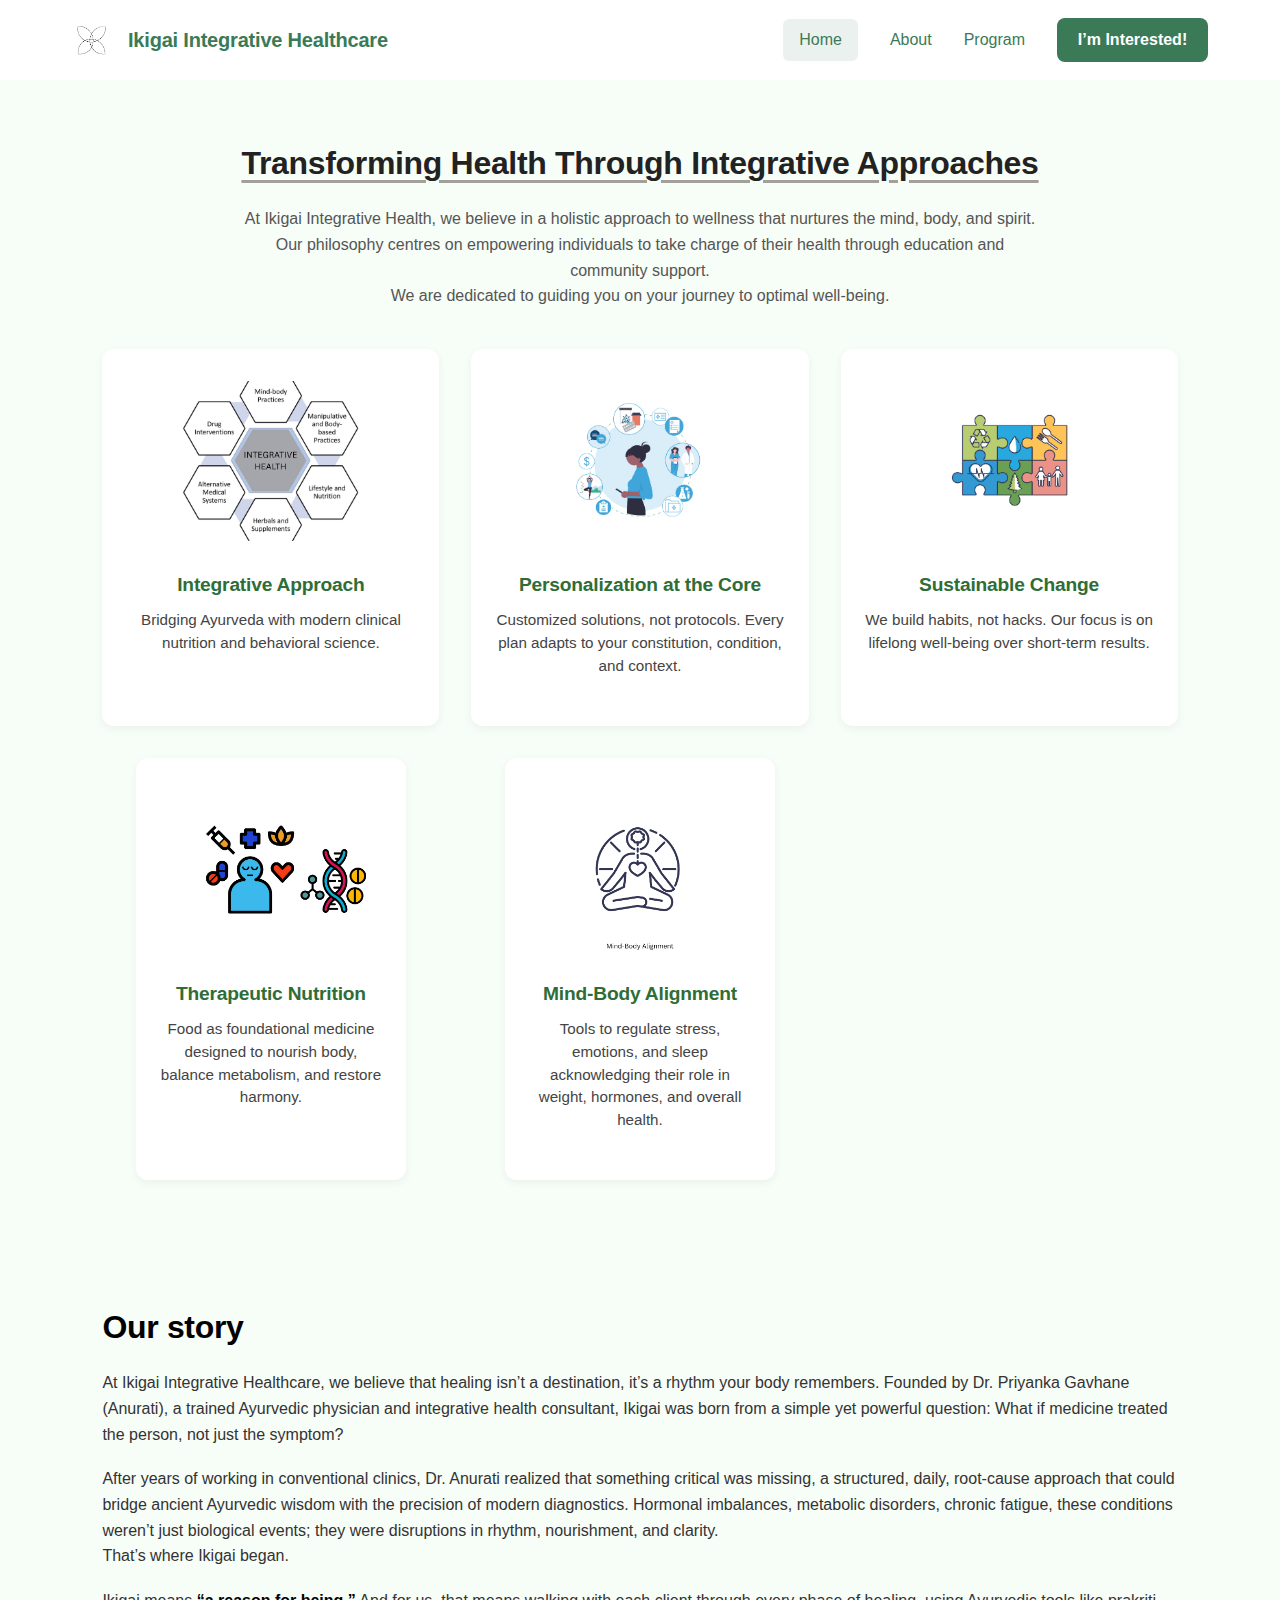
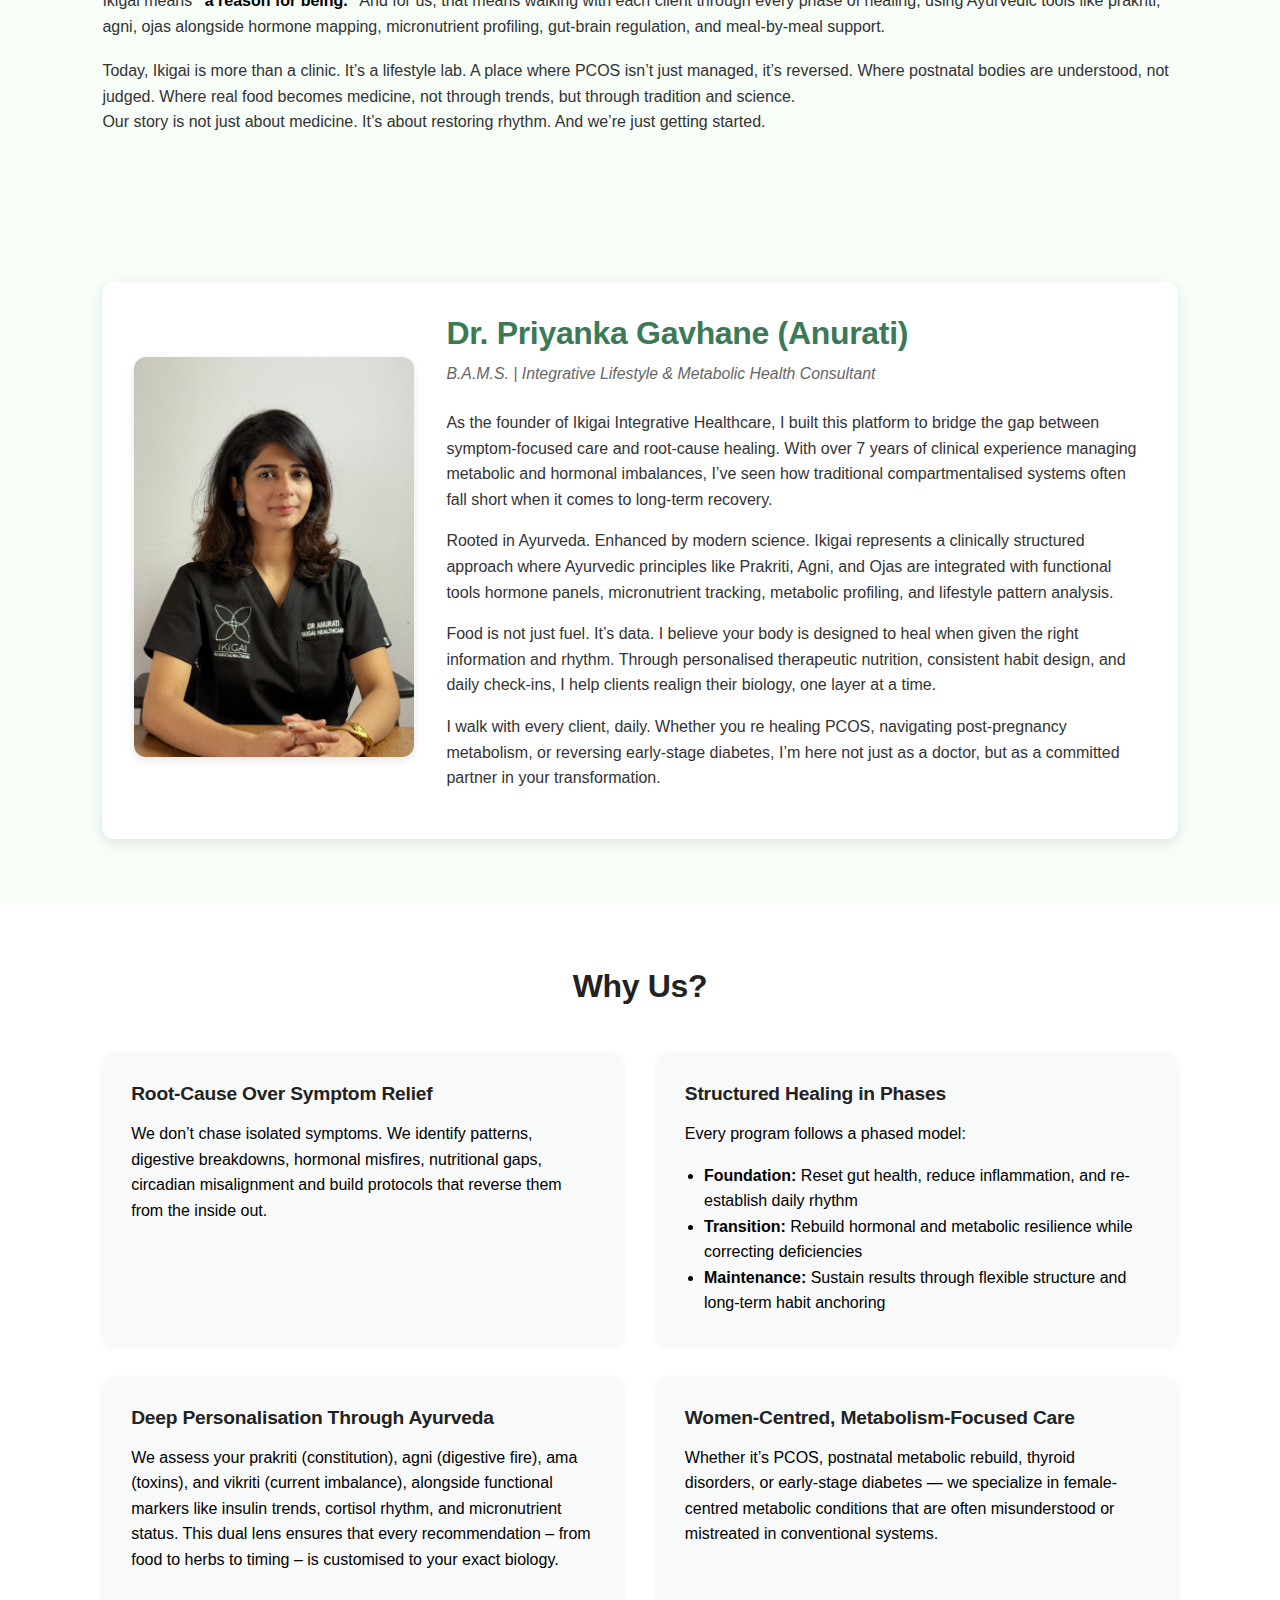
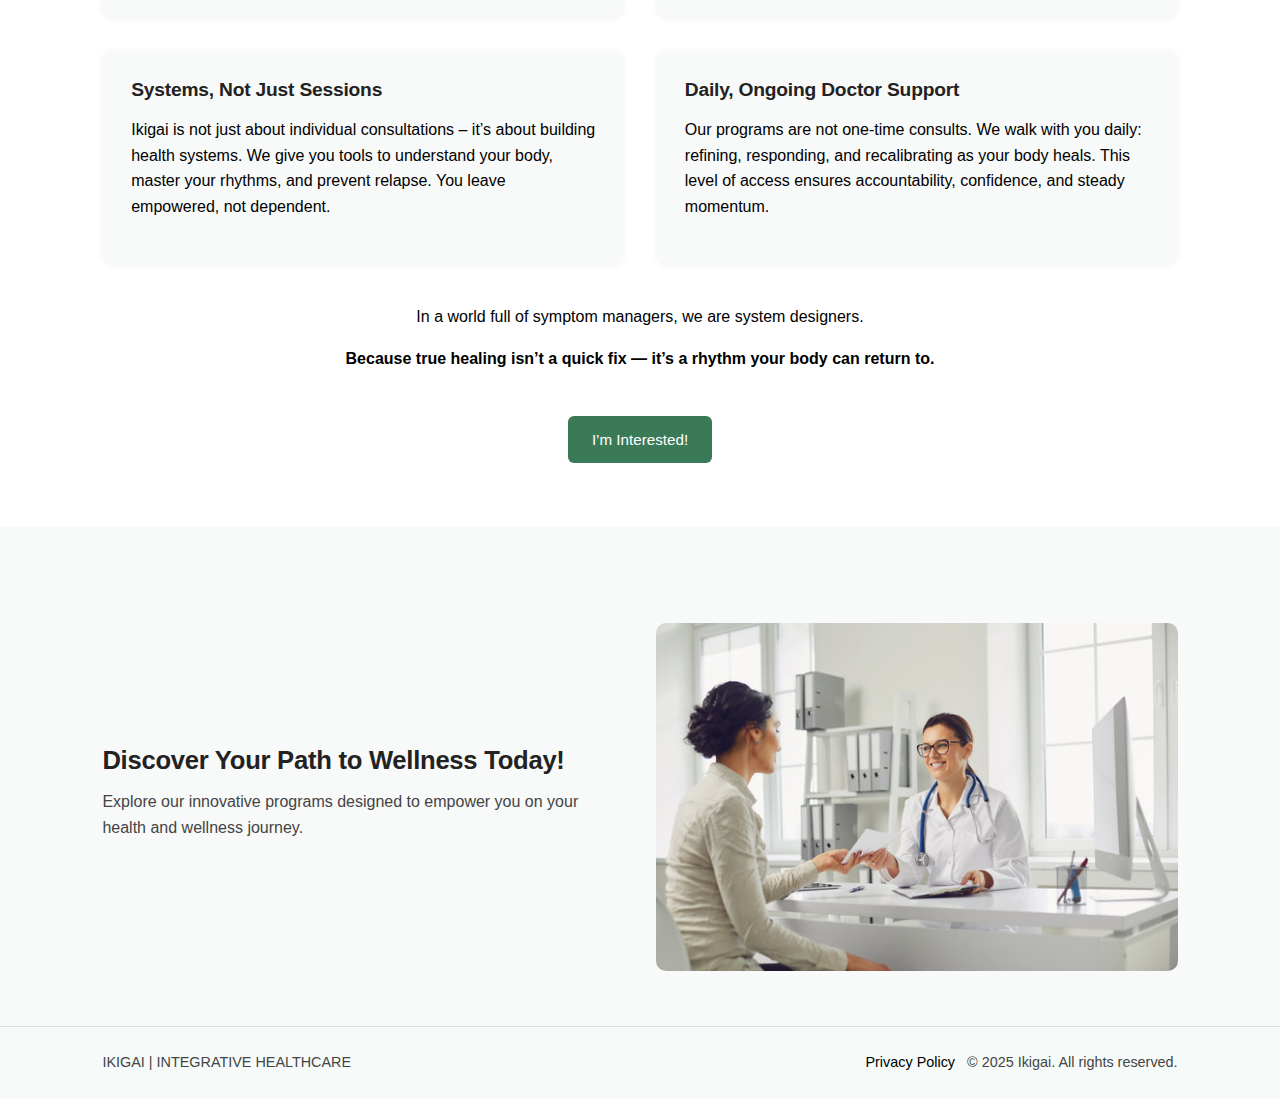
<file: about.html>
<!DOCTYPE html>
<html lang="en">
<head>
    <meta charset="UTF-8">
    <meta name="viewport" content="width=device-width, initial-scale=1.0">
    <title>Document</title>
    <link rel="stylesheet" href="style.css">
</head>
<body>

    <nav class="navbar">
        <div class="container">
            <div class="nav-content">
                <div class="nav-brand">
                    <img src="images/logo.png" alt="Ikigai Logo" class="logo" />
                    <h2>Ikigai Integrative Healthcare</h2>
                </div>
                <div class="nav-menu" id="navMenu">
                    <a href="./index.html" class="nav-link active" data-section="home">Home</a>
                   <a href="./about.html">About</a>
                    <a href="./program.html">Program</a>
                    <a href="https://docs.google.com/forms/d/e/1FAIpQLSckyGmyp-u-k-Xwf0Ubj8VICJ2ihzog3gw91J_lxGExECW59Q/viewform?fbclid=PAY2xjawJImONleHRuA2FlbQIxMQABpqF24aTPD_Imz72UWkTtxYs22807eeUsBpUf9CaIebsJV4tpMrGGI2Xnzw_aem_DiA3SnWF4Fgp9OyF3Zu-iw"
                        class="interest-btn" target="_blank" rel="noopener noreferrer">
                        I’m Interested!
                    </a>
                </div>

                <div class="nav-toggle" id="navToggle" aria-label="Toggle navigation menu" role="button" tabindex="0">
                    <span></span>
                    <span></span>
                    <span></span>
                </div>
            </div>
        </div>
    </nav>
    <section class="approach">
            
            <h2>Transforming Health Through Integrative Approaches</h2>
            <p class="subtitle">
                At Ikigai Integrative Health, we believe in a holistic approach to wellness that nurtures the mind,
                body, and spirit.<br>
                Our philosophy centres on empowering individuals to take charge of their health through education and
                community support.<br>
                We are dedicated to guiding you on your journey to optimal well-being.
            </p>

            <div class="features">
                <div class="feature">
                    <img src="./images/11.jpg" alt="Integrative Approach">
                    <h3>Integrative Approach</h3>
                    <p>Bridging Ayurveda with modern clinical nutrition and behavioral science.</p>
                </div>

                <div class="feature">
                    <img src="./images/12.jpg" alt="Personalization">
                    <h3>Personalization at the Core</h3>
                    <p>Customized solutions, not protocols. Every plan adapts to your constitution, condition, and
                        context.</p>
                </div>

                <div class="feature">
                    <img src="./images/13.jpg" alt="Sustainable Change">
                    <h3>Sustainable Change</h3>
                    <p>We build habits, not hacks. Our focus is on lifelong well-being over short-term results.</p>
                </div>

                <div class="feature">
                    <img src="images/14.jpg" alt="Therapeutic Nutrition">
                    <h3>Therapeutic Nutrition</h3>
                    <p>Food as foundational medicine designed to nourish body, balance metabolism, and restore harmony.
                    </p>
                </div>

                <div class="feature">
                    <img src="images/15.jpg" alt="Mind-Body Alignment">
                    <h3>Mind-Body Alignment</h3>
                    <p>Tools to regulate stress, emotions, and sleep acknowledging their role in weight, hormones, and
                        overall health.</p>
                </div>
            </div>
        </section>

        <section class="our-story">
            <h2>Our story</h2>
            <p>
                At Ikigai Integrative Healthcare, we believe that healing isn’t a destination, it’s a rhythm your body
                remembers.
                Founded by Dr. Priyanka Gavhane (Anurati), a trained Ayurvedic physician and integrative health
                consultant, Ikigai was born from a simple yet powerful question:
                What if medicine treated the person, not just the symptom?
            </p>

            <p>
                After years of working in conventional clinics, Dr. Anurati realized that something critical was
                missing, a structured, daily, root-cause approach that could bridge
                ancient Ayurvedic wisdom with the precision of modern diagnostics. Hormonal imbalances, metabolic
                disorders, chronic fatigue, these conditions weren’t just biological events;
                they were disruptions in rhythm, nourishment, and clarity.<br>
                That’s where Ikigai began.
            </p>

            <p>
                Ikigai means <strong>“a reason for being.”</strong> And for us, that means walking with each client
                through every phase of healing,
                using Ayurvedic tools like prakriti, agni, ojas alongside hormone mapping, micronutrient profiling,
                gut-brain regulation, and meal-by-meal support.
            </p>

            <p>
                Today, Ikigai is more than a clinic. It’s a lifestyle lab. A place where PCOS isn’t just managed, it’s
                reversed. Where postnatal bodies are understood, not judged.
                Where real food becomes medicine, not through trends, but through tradition and science.<br>
                Our story is not just about medicine. It’s about restoring rhythm. And we’re just getting started.
            </p>
        </section>

        <section class="founder-section">
            <div class="founder-content">
                <div class="founder-image">
                    <img src="images/founder.jpg"
                        alt="Dr. Priyanka Gavhane, founder of Ikigai Integrative Healthcare" />
                </div>
                <div class="founder-text">
                    <!-- <h2>Founder's Note</h2> -->
                    <h2>Dr. Priyanka Gavhane (Anurati)</h2>
                    <p class="credentials">B.A.M.S. | Integrative Lifestyle & Metabolic Health Consultant</p>
                    <p>
                        As the founder of Ikigai Integrative Healthcare, I built this platform to bridge the gap between
                        symptom-focused care and root-cause healing. With over 7 years of clinical experience
                        managing metabolic and hormonal imbalances, I’ve seen how traditional compartmentalised
                        systems often fall short when it comes to long-term recovery.
                    </p>
                    <p>

                        Rooted in Ayurveda. Enhanced by modern science.
                        Ikigai represents a clinically structured approach where Ayurvedic principles like Prakriti,
                        Agni,
                        and Ojas are integrated with functional tools hormone panels, micronutrient tracking, metabolic
                        profiling, and lifestyle pattern analysis.
                    </p>
                    <p>
                        Food is not just fuel. It’s data.
                        I believe your body is designed to heal when given the right information and rhythm. Through
                        personalised therapeutic nutrition, consistent habit design, and daily check-ins, I help clients
                        realign their biology, one layer at a time.
                    </p>
                    <p>
                        I walk with every client, daily.
                        Whether you re healing PCOS, navigating post-pregnancy metabolism, or reversing early-stage
                        diabetes, I’m here not just as a doctor, but as a committed partner in your transformation.



                    </p>

                </div>
            </div>
        </section>

                <section class="mustang-section">
            <h2>Why Us?</h2>
            <div class="camaro-grid">
                <div class="charger-card">
                    <h3>Root-Cause Over Symptom Relief</h3>
                    <p>We don’t chase isolated symptoms. We identify patterns, digestive breakdowns, hormonal misfires,
                        nutritional gaps, circadian misalignment and build protocols that reverse them from the inside
                        out.</p>
                </div>
                <div class="charger-card">
                    <h3>Structured Healing in Phases</h3>
                    <p>Every program follows a phased model:</p>
                    <ul>
                        <li><strong>Foundation:</strong> Reset gut health, reduce inflammation, and re-establish daily
                            rhythm</li>
                        <li><strong>Transition:</strong> Rebuild hormonal and metabolic resilience while correcting
                            deficiencies</li>
                        <li><strong>Maintenance:</strong> Sustain results through flexible structure and long-term habit
                            anchoring</li>
                    </ul>
                </div>
                <div class="charger-card">
                    <h3>Deep Personalisation Through Ayurveda</h3>
                    <p>We assess your prakriti (constitution), agni (digestive fire), ama (toxins), and vikriti (current
                        imbalance), alongside functional markers like insulin trends, cortisol rhythm, and micronutrient
                        status. This dual lens ensures that every recommendation – from food to herbs to timing – is
                        customised to your exact biology.</p>
                </div>
                <div class="charger-card">
                    <h3>Women-Centred, Metabolism-Focused Care</h3>
                    <p>Whether it’s PCOS, postnatal metabolic rebuild, thyroid disorders, or early-stage diabetes — we
                        specialize in female-centred metabolic conditions that are often misunderstood or mistreated in
                        conventional systems.</p>
                </div>
                <div class="charger-card">
                    <h3>Systems, Not Just Sessions</h3>
                    <p>Ikigai is not just about individual consultations – it’s about building health systems. We give
                        you tools to understand your body, master your rhythms, and prevent relapse. You leave
                        empowered, not dependent.</p>
                </div>
                <div class="charger-card">
                    <h3>Daily, Ongoing Doctor Support</h3>
                    <p>Our programs are not one-time consults. We walk with you daily: refining, responding, and
                        recalibrating as your body heals. This level of access ensures accountability, confidence, and
                        steady momentum.</p>
                </div>
            </div>

            <div class="supra-highlight">
                <p>In a world full of symptom managers, we are system designers.</p>
                <strong>Because true healing isn’t a quick fix — it’s a rhythm your body can return to.</strong>
                <br>
                <a href="https://docs.google.com/forms/d/e/1FAIpQLSckyGmyp-u-k-Xwf0Ubj8VICJ2ihzog3gw91J_lxGExECW59Q/viewform?fbclid=PAY2xjawJImONleHRuA2FlbQIxMQABpqF24aTPD_Imz72UWkTtxYs22807eeUsBpUf9CaIebsJV4tpMrGGI2Xnzw_aem_DiA3SnWF4Fgp9OyF3Zu-iw"
                    class="ferrari-btn">I’m Interested!</a>

            </div>
        </section>
        
        <section class="lamborghini-cta">
            <div class="lamborghini-text">
                <h3>Discover Your Path to Wellness Today!</h3>
                <p>Explore our innovative programs designed to empower you on your health and wellness journey.</p>
            </div>
            <div class="lamborghini-image">
                <img src="./images/baneerimg.jpg" alt="Doctor consultation">
            </div>
        </section>

        <!-- Footer -->
        <footer class="porsche-footer">
            <div class="logo">IKIGAI | INTEGRATIVE HEALTHCARE</div>
            <div>
                <a href="#">Privacy Policy</a> &nbsp; © 2025 Ikigai. All rights reserved.
            </div>
        </footer>
</body>
</html>
</file>
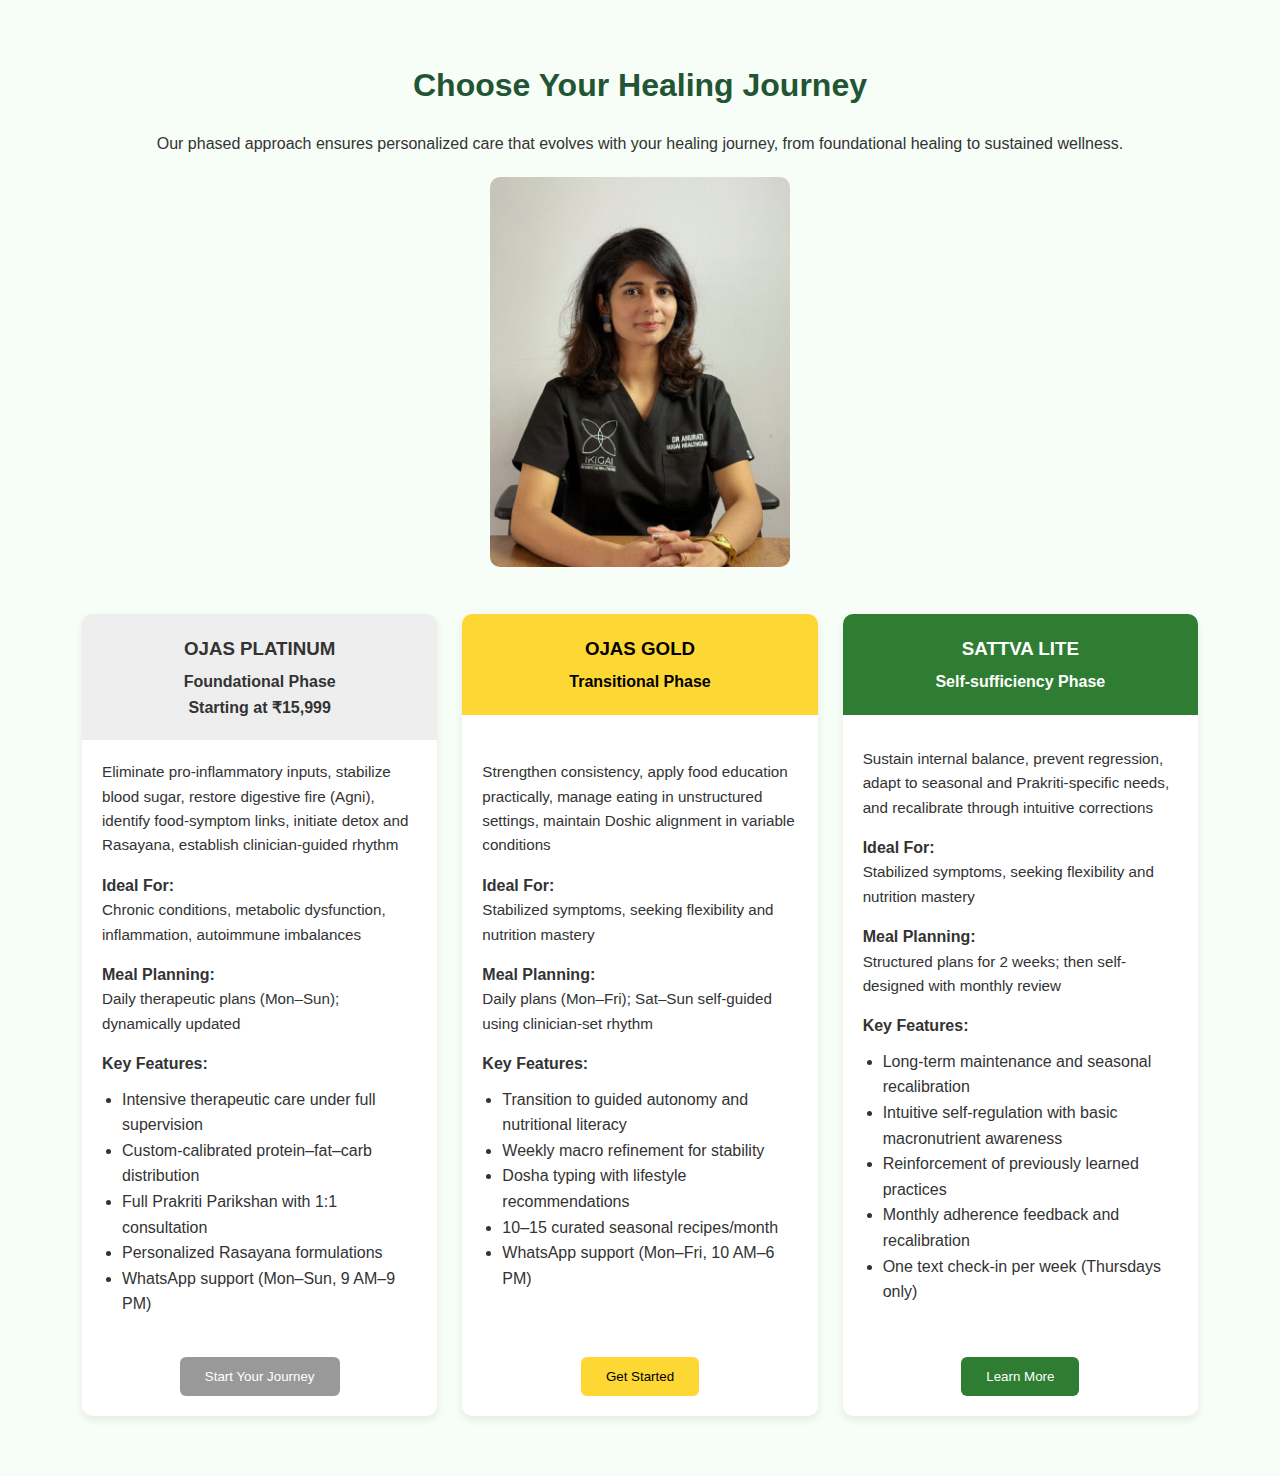
<file: plan.html>
<!DOCTYPE html>
<html lang="en">
<head>
    <meta charset="UTF-8">
    <meta name="viewport" content="width=device-width, initial-scale=1.0">
    <title>Document</title>
    <!-- stylesheet link here -->
    <link rel="stylesheet" href="plan.css">
</head>
<body>
     <!-- Plans Section -->
        <section id="plans" class="section">
            <div class="container">
                <div class="plans-hero">
                    <h2>Choose Your Healing Journey</h2>
                    <p>Our phased approach ensures personalized care that evolves with your healing journey, from foundational healing to sustained wellness.</p>
                    <img src="images/founder.jpg" alt="Founder Dr. XYZ" />
                </div>

                <div class="plans-grid">
                    <div class="plan-card plan-platinum">
                        <div class="plan-header">
                            <h3>OJAS PLATINUM</h3>
                            <div class="plan-phase">Foundational Phase</div>
                            <div class="plan-price">Starting at ₹15,999</div>
                        </div>
                        <div class="plan-content">
                            <p class="plan-description">Eliminate pro-inflammatory inputs, stabilize blood sugar, restore digestive fire (Agni), identify food-symptom links, initiate detox and Rasayana, establish clinician-guided rhythm</p>
                            <div class="plan-ideal">
                                <strong>Ideal For:</strong>
                                <p>Chronic conditions, metabolic dysfunction, inflammation, autoimmune imbalances</p>
                            </div>
                            <div class="plan-meal">
                                <strong>Meal Planning:</strong>
                                <p>Daily therapeutic plans (Mon–Sun); dynamically updated</p>
                            </div>
                            <div class="plan-features">
                                <strong>Key Features:</strong>
                                <ul>
                                    <li>Intensive therapeutic care under full supervision</li>
                                    <li>Custom-calibrated protein–fat–carb distribution</li>
                                    <li>Full Prakriti Parikshan with 1:1 consultation</li>
                                    <li>Personalized Rasayana formulations</li>
                                    <li>WhatsApp support (Mon–Sun, 9 AM–9 PM)</li>
                                </ul>
                            </div>
                        </div>
                        <div class="plan-button-wrapper">
                            <button class="btn btn-platinum" data-section="contact" aria-label="Start Ojas Platinum program">Start Your Journey</button>
                        </div>
                    </div>

                    <div class="plan-card plan-gold">
                        <div class="plan-header">
                            <h3>OJAS GOLD</h3>
                            <div class="plan-phase">Transitional Phase</div>
                        </div>
                        <div class="plan-content">
                            <p class="plan-description">Strengthen consistency, apply food education practically, manage eating in unstructured settings, maintain Doshic alignment in variable conditions</p>
                            <div class="plan-ideal">
                                <strong>Ideal For:</strong>
                                <p>Stabilized symptoms, seeking flexibility and nutrition mastery</p>
                            </div>
                            <div class="plan-meal">
                                <strong>Meal Planning:</strong>
                                <p>Daily plans (Mon–Fri); Sat–Sun self-guided using clinician-set rhythm</p>
                            </div>
                            <div class="plan-features">
                                <strong>Key Features:</strong>
                                <ul>
                                    <li>Transition to guided autonomy and nutritional literacy</li>
                                    <li>Weekly macro refinement for stability</li>
                                    <li>Dosha typing with lifestyle recommendations</li>
                                    <li>10–15 curated seasonal recipes/month</li>
                                    <li>WhatsApp support (Mon–Fri, 10 AM–6 PM)</li>
                                </ul>
                            </div>
                        </div>
                        <div class="plan-button-wrapper">
                            <button class="btn btn-gold" data-section="contact" aria-label="Start Ojas Gold program">Get Started</button>
                        </div>
                    </div>

                    <div class="plan-card plan-lite">
                        <div class="plan-header">
                            <h3>SATTVA LITE</h3>
                            <div class="plan-phase">Self-sufficiency Phase</div>
                        </div>
                        <div class="plan-content">
                            <p class="plan-description">Sustain internal balance, prevent regression, adapt to seasonal and Prakriti-specific needs, and recalibrate through intuitive corrections</p>
                            <div class="plan-ideal">
                                <strong>Ideal For:</strong>
                                <p>Stabilized symptoms, seeking flexibility and nutrition mastery</p>
                            </div>
                            <div class="plan-meal">
                                <strong>Meal Planning:</strong>
                                <p>Structured plans for 2 weeks; then self-designed with monthly review</p>
                            </div>
                            <div class="plan-features">
                                <strong>Key Features:</strong>
                                <ul>
                                    <li>Long-term maintenance and seasonal recalibration</li>
                                    <li>Intuitive self-regulation with basic macronutrient awareness</li>
                                    <li>Reinforcement of previously learned practices</li>
                                    <li>Monthly adherence feedback and recalibration</li>
                                    <li>One text check-in per week (Thursdays only)</li>
                                </ul>
                            </div>
                        </div>
                        <div class="plan-button-wrapper">
                            <button class="btn btn-lite" data-section="contact" aria-label="Start Sattva Lite program">Learn More</button>
                        </div>
                    </div>
                </div>
            </div>
        </section>
</body>
</html>
</file>
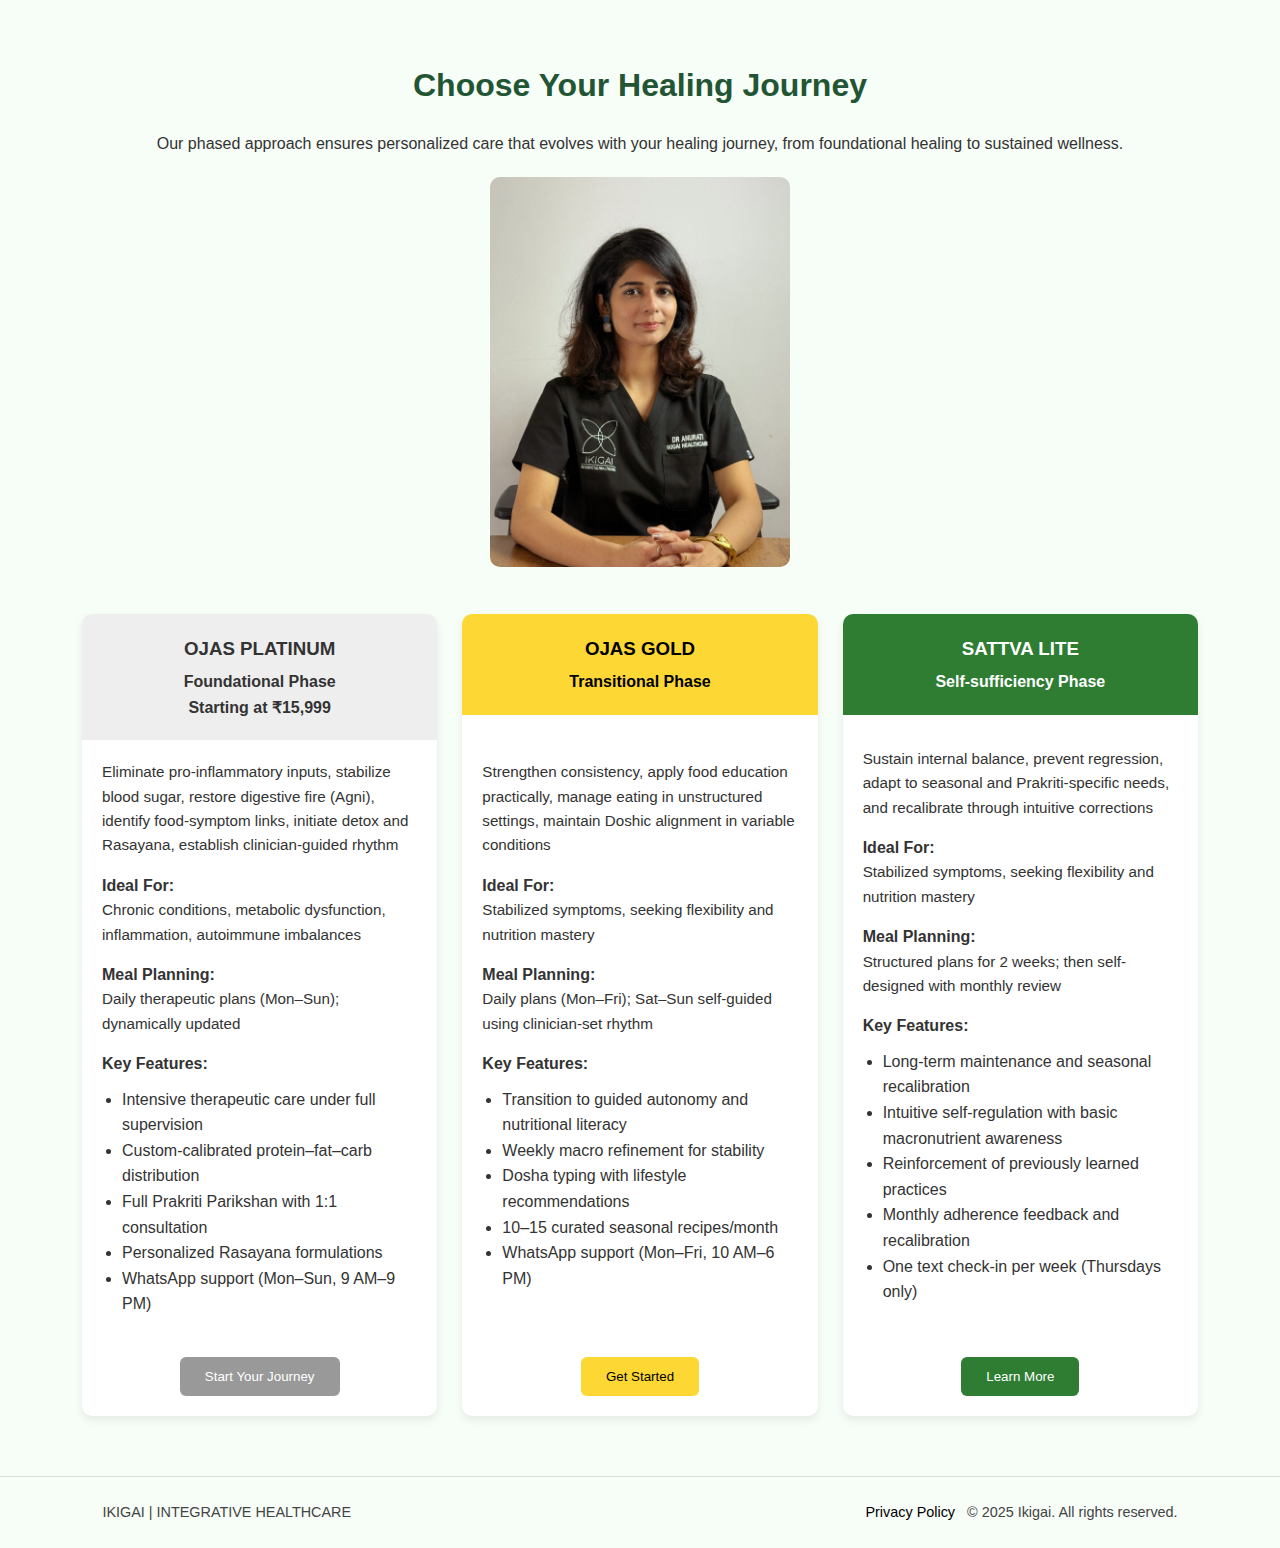
<file: program.html>
<!DOCTYPE html>
<html lang="en">
<head>
  <meta charset="UTF-8">
  <meta name="viewport" content="width=device-width, initial-scale=1.0">
  <title>Mobile Healing Plans</title>
  <!-- stylesheet link here -->
  <link rel="stylesheet" href="./program.css">
</head>
<body>
    
    
  <!-- Plans Section -->
  <section id="samsung" class="section">
    <div class="container">
      <div class="apple-hero">
        <h2>Choose Your Healing Journey</h2>
        <p>Our phased approach ensures personalized care that evolves with your healing journey, from foundational healing to sustained wellness.</p>
        <img src="images/founder.jpg" alt="Founder Dr. XYZ" />
      </div>

      <div class="nokia-grid">
        <div class="xiaomi-card oppo-platinum">
          <div class="oneplus-header">
            <h3>OJAS PLATINUM</h3>
            <div class="vivo-phase">Foundational Phase</div>
            <div class="realme-price">Starting at ₹15,999</div>
          </div>
          <div class="motorola-content">
            <p class="plan-description">Eliminate pro-inflammatory inputs, stabilize blood sugar, restore digestive fire (Agni), identify food-symptom links, initiate detox and Rasayana, establish clinician-guided rhythm</p>
            <div class="sony-ideal">
              <strong>Ideal For:</strong>
              <p>Chronic conditions, metabolic dysfunction, inflammation, autoimmune imbalances</p>
            </div>
            <div class="asus-meal">
              <strong>Meal Planning:</strong>
              <p>Daily therapeutic plans (Mon–Sun); dynamically updated</p>
            </div>
            <div class="lenovo-features">
              <strong>Key Features:</strong>
              <ul>
                <li>Intensive therapeutic care under full supervision</li>
                <li>Custom-calibrated protein–fat–carb distribution</li>
                <li>Full Prakriti Parikshan with 1:1 consultation</li>
                <li>Personalized Rasayana formulations</li>
                <li>WhatsApp support (Mon–Sun, 9 AM–9 PM)</li>
              </ul>
            </div>
          </div>
          <div class="zte-button-wrapper">
            <button class="btn infinix-platinum" data-section="contact" aria-label="Start Ojas Platinum program">Start Your Journey</button>
          </div>
        </div>

        <div class="xiaomi-card oppo-gold">
          <div class="oneplus-header">
            <h3>OJAS GOLD</h3>
            <div class="vivo-phase">Transitional Phase</div>
          </div>
          <div class="motorola-content">
            <p class="plan-description">Strengthen consistency, apply food education practically, manage eating in unstructured settings, maintain Doshic alignment in variable conditions</p>
            <div class="sony-ideal">
              <strong>Ideal For:</strong>
              <p>Stabilized symptoms, seeking flexibility and nutrition mastery</p>
            </div>
            <div class="asus-meal">
              <strong>Meal Planning:</strong>
              <p>Daily plans (Mon–Fri); Sat–Sun self-guided using clinician-set rhythm</p>
            </div>
            <div class="lenovo-features">
              <strong>Key Features:</strong>
              <ul>
                <li>Transition to guided autonomy and nutritional literacy</li>
                <li>Weekly macro refinement for stability</li>
                <li>Dosha typing with lifestyle recommendations</li>
                <li>10–15 curated seasonal recipes/month</li>
                <li>WhatsApp support (Mon–Fri, 10 AM–6 PM)</li>
              </ul>
            </div>
          </div>
          <div class="zte-button-wrapper">
            <button class="btn infinix-gold" data-section="contact" aria-label="Start Ojas Gold program">Get Started</button>
          </div>
        </div>

        <div class="xiaomi-card oppo-lite">
          <div class="oneplus-header">
            <h3>SATTVA LITE</h3>
            <div class="vivo-phase">Self-sufficiency Phase</div>
          </div>
          <div class="motorola-content">
            <p class="plan-description">Sustain internal balance, prevent regression, adapt to seasonal and Prakriti-specific needs, and recalibrate through intuitive corrections</p>
            <div class="sony-ideal">
              <strong>Ideal For:</strong>
              <p>Stabilized symptoms, seeking flexibility and nutrition mastery</p>
            </div>
            <div class="asus-meal">
              <strong>Meal Planning:</strong>
              <p>Structured plans for 2 weeks; then self-designed with monthly review</p>
            </div>
            <div class="lenovo-features">
              <strong>Key Features:</strong>
              <ul>
                <li>Long-term maintenance and seasonal recalibration</li>
                <li>Intuitive self-regulation with basic macronutrient awareness</li>
                <li>Reinforcement of previously learned practices</li>
                <li>Monthly adherence feedback and recalibration</li>
                <li>One text check-in per week (Thursdays only)</li>
              </ul>
            </div>
          </div>
          <div class="zte-button-wrapper">
            <button class="btn infinix-lite" data-section="contact" aria-label="Start Sattva Lite program">Learn More</button>
          </div>
        </div>
      </div>
    </div>
  </section>
<footer class="porsche-footer">
            <div class="logo">IKIGAI | INTEGRATIVE HEALTHCARE</div>
            <div>
                <a href="#">Privacy Policy</a> &nbsp; © 2025 Ikigai. All rights reserved.
            </div>
        </footer>

</body>
</html>
</file>
<file: style.css>
:root {
  /* Primitive Color Tokens */
  --color-white: rgba(255, 255, 255, 1);
  --color-black: rgba(0, 0, 0, 1);
  --color-cream-50: rgba(252, 252, 249, 1);
  --color-cream-100: rgba(255, 255, 253, 1);
  --color-gray-200: rgba(245, 245, 245, 1);
  --color-gray-300: rgba(167, 169, 169, 1);
  --color-gray-400: rgba(119, 124, 124, 1);
  --color-slate-500: rgba(98, 108, 113, 1);
  --color-brown-600: rgba(94, 82, 64, 1);
  --color-charcoal-700: rgba(31, 33, 33, 1);
  --color-charcoal-800: rgba(38, 40, 40, 1);
  --color-slate-900: rgba(19, 52, 59, 1);
  --color-teal-300: rgba(50, 184, 198, 1);
  --color-teal-400: rgba(45, 166, 178, 1);
  --color-teal-500: rgba(33, 128, 141, 1);
  --color-teal-600: rgba(29, 116, 128, 1);
  --color-teal-700: rgba(26, 104, 115, 1);
  --color-teal-800: rgba(41, 150, 161, 1);
  --color-red-400: rgba(255, 84, 89, 1);
  --color-red-500: rgba(192, 21, 47, 1);
  --color-orange-400: rgba(230, 129, 97, 1);
  --color-orange-500: rgba(168, 75, 47, 1);

  /* RGB versions for opacity control */
  --color-brown-600-rgb: 94, 82, 64;
  --color-teal-500-rgb: 33, 128, 141;
  --color-slate-900-rgb: 19, 52, 59;
  --color-slate-500-rgb: 98, 108, 113;
  --color-red-500-rgb: 192, 21, 47;
  --color-red-400-rgb: 255, 84, 89;
  --color-orange-500-rgb: 168, 75, 47;
  --color-orange-400-rgb: 230, 129, 97;

  /* Background color tokens (Light Mode) */
  --color-bg-1: rgba(59, 130, 246, 0.08);
  /* Light blue */
  --color-bg-2: rgba(245, 158, 11, 0.08);
  /* Light yellow */
  --color-bg-3: rgba(34, 197, 94, 0.08);
  /* Light green */
  --color-bg-4: rgba(239, 68, 68, 0.08);
  /* Light red */
  --color-bg-5: rgba(147, 51, 234, 0.08);
  /* Light purple */
  --color-bg-6: rgba(249, 115, 22, 0.08);
  /* Light orange */
  --color-bg-7: rgba(236, 72, 153, 0.08);
  /* Light pink */
  --color-bg-8: rgba(6, 182, 212, 0.08);
  /* Light cyan */

  /* Semantic Color Tokens (Light Mode) */
  --color-background: var(--color-cream-50);
  --color-surface: var(--color-cream-100);
  --color-text: var(--color-slate-900);
  --color-text-secondary: var(--color-slate-500);
  --color-primary: var(--color-teal-500);
  --color-primary-hover: var(--color-teal-600);
  --color-primary-active: var(--color-teal-700);
  --color-secondary: rgba(var(--color-brown-600-rgb), 0.12);
  --color-secondary-hover: rgba(var(--color-brown-600-rgb), 0.2);
  --color-secondary-active: rgba(var(--color-brown-600-rgb), 0.25);
  --color-border: rgba(var(--color-brown-600-rgb), 0.2);
  --color-btn-primary-text: var(--color-cream-50);
  --color-card-border: rgba(var(--color-brown-600-rgb), 0.12);
  --color-card-border-inner: rgba(var(--color-brown-600-rgb), 0.12);
  --color-error: var(--color-red-500);
  --color-success: var(--color-teal-500);
  --color-warning: var(--color-orange-500);
  --color-info: var(--color-slate-500);
  --color-focus-ring: rgba(var(--color-teal-500-rgb), 0.4);
  --color-select-caret: rgba(var(--color-slate-900-rgb), 0.8);

  /* Common style patterns */
  --focus-ring: 0 0 0 3px var(--color-focus-ring);
  --focus-outline: 2px solid var(--color-primary);
  --status-bg-opacity: 0.15;
  --status-border-opacity: 0.25;
  --select-caret-light: url("data:image/svg+xml,%3Csvg xmlns='http://www.w3.org/2000/svg' width='16' height='16' viewBox='0 0 24 24' fill='none' stroke='%23134252' stroke-width='2' stroke-linecap='round' stroke-linejoin='round'%3E%3Cpolyline points='6 9 12 15 18 9'%3E%3C/polyline%3E%3C/svg%3E");
  --select-caret-dark: url("data:image/svg+xml,%3Csvg xmlns='http://www.w3.org/2000/svg' width='16' height='16' viewBox='0 0 24 24' fill='none' stroke='%23f5f5f5' stroke-width='2' stroke-linecap='round' stroke-linejoin='round'%3E%3Cpolyline points='6 9 12 15 18 9'%3E%3C/polyline%3E%3C/svg%3E");

  /* RGB versions for opacity control */
  --color-success-rgb: 33, 128, 141;
  --color-error-rgb: 192, 21, 47;
  --color-warning-rgb: 168, 75, 47;
  --color-info-rgb: 98, 108, 113;

  /* Typography */
  --font-family-base: "FKGroteskNeue", "Geist", "Inter", -apple-system,
    BlinkMacSystemFont, "Segoe UI", Roboto, sans-serif;
  --font-family-mono: "Berkeley Mono", ui-monospace, SFMono-Regular, Menlo,
    Monaco, Consolas, monospace;
  --font-size-xs: 11px;
  --font-size-sm: 12px;
  --font-size-base: 14px;
  --font-size-md: 14px;
  --font-size-lg: 16px;
  --font-size-xl: 18px;
  --font-size-2xl: 20px;
  --font-size-3xl: 24px;
  --font-size-4xl: 30px;
  --font-weight-normal: 400;
  --font-weight-medium: 500;
  --font-weight-semibold: 550;
  --font-weight-bold: 600;
  --line-height-tight: 1.2;
  --line-height-normal: 1.5;
  --letter-spacing-tight: -0.01em;

  /* Spacing */
  --space-0: 0;
  --space-1: 1px;
  --space-2: 2px;
  --space-4: 4px;
  --space-6: 6px;
  --space-8: 8px;
  --space-10: 10px;
  --space-12: 12px;
  --space-16: 16px;
  --space-20: 20px;
  --space-24: 24px;
  --space-32: 32px;

  /* Border Radius */
  --radius-sm: 6px;
  --radius-base: 8px;
  --radius-md: 10px;
  --radius-lg: 12px;
  --radius-full: 9999px;

  /* Shadows */
  --shadow-xs: 0 1px 2px rgba(0, 0, 0, 0.02);
  --shadow-sm: 0 1px 3px rgba(0, 0, 0, 0.04), 0 1px 2px rgba(0, 0, 0, 0.02);
  --shadow-md: 0 4px 6px -1px rgba(0, 0, 0, 0.04),
    0 2px 4px -1px rgba(0, 0, 0, 0.02);
  --shadow-lg: 0 10px 15px -3px rgba(0, 0, 0, 0.04),
    0 4px 6px -2px rgba(0, 0, 0, 0.02);
  --shadow-inset-sm: inset 0 1px 0 rgba(255, 255, 255, 0.15),
    inset 0 -1px 0 rgba(0, 0, 0, 0.03);

  /* Animation */
  --duration-fast: 150ms;
  --duration-normal: 250ms;
  --ease-standard: cubic-bezier(0.16, 1, 0.3, 1);

  /* Layout */
  --container-sm: 640px;
  --container-md: 768px;
  --container-lg: 1024px;
  --container-xl: 1280px;
}

/* Dark mode colors */
@media (prefers-color-scheme: dark) {
  :root {
    /* RGB versions for opacity control (Dark Mode) */
    --color-gray-400-rgb: 119, 124, 124;
    --color-teal-300-rgb: 50, 184, 198;
    --color-gray-300-rgb: 167, 169, 169;
    --color-gray-200-rgb: 245, 245, 245;

    /* Background color tokens (Dark Mode) */
    --color-bg-1: rgba(29, 78, 216, 0.15);
    /* Dark blue */
    --color-bg-2: rgba(180, 83, 9, 0.15);
    /* Dark yellow */
    --color-bg-3: rgba(21, 128, 61, 0.15);
    /* Dark green */
    --color-bg-4: rgba(185, 28, 28, 0.15);
    /* Dark red */
    --color-bg-5: rgba(107, 33, 168, 0.15);
    /* Dark purple */
    --color-bg-6: rgba(194, 65, 12, 0.15);
    /* Dark orange */
    --color-bg-7: rgba(190, 24, 93, 0.15);
    /* Dark pink */
    --color-bg-8: rgba(8, 145, 178, 0.15);
    /* Dark cyan */

    /* Semantic Color Tokens (Dark Mode) */
    --color-background: var(--color-charcoal-700);
    --color-surface: var(--color-charcoal-800);
    --color-text: var(--color-gray-200);
    --color-text-secondary: rgba(var(--color-gray-300-rgb), 0.7);
    --color-primary: var(--color-teal-300);
    --color-primary-hover: var(--color-teal-400);
    --color-primary-active: var(--color-teal-800);
    --color-secondary: rgba(var(--color-gray-400-rgb), 0.15);
    --color-secondary-hover: rgba(var(--color-gray-400-rgb), 0.25);
    --color-secondary-active: rgba(var(--color-gray-400-rgb), 0.3);
    --color-border: rgba(var(--color-gray-400-rgb), 0.3);
    --color-error: var(--color-red-400);
    --color-success: var(--color-teal-300);
    --color-warning: var(--color-orange-400);
    --color-info: var(--color-gray-300);
    --color-focus-ring: rgba(var(--color-teal-300-rgb), 0.4);
    --color-btn-primary-text: var(--color-slate-900);
    --color-card-border: rgba(var(--color-gray-400-rgb), 0.2);
    --color-card-border-inner: rgba(var(--color-gray-400-rgb), 0.15);
    --shadow-inset-sm: inset 0 1px 0 rgba(255, 255, 255, 0.1),
      inset 0 -1px 0 rgba(0, 0, 0, 0.15);
    --button-border-secondary: rgba(var(--color-gray-400-rgb), 0.2);
    --color-border-secondary: rgba(var(--color-gray-400-rgb), 0.2);
    --color-select-caret: rgba(var(--color-gray-200-rgb), 0.8);

    /* Common style patterns - updated for dark mode */
    --focus-ring: 0 0 0 3px var(--color-focus-ring);
    --focus-outline: 2px solid var(--color-primary);
    --status-bg-opacity: 0.15;
    --status-border-opacity: 0.25;
    --select-caret-light: url("data:image/svg+xml,%3Csvg xmlns='http://www.w3.org/2000/svg' width='16' height='16' viewBox='0 0 24 24' fill='none' stroke='%23134252' stroke-width='2' stroke-linecap='round' stroke-linejoin='round'%3E%3Cpolyline points='6 9 12 15 18 9'%3E%3C/polyline%3E%3C/svg%3E");
    --select-caret-dark: url("data:image/svg+xml,%3Csvg xmlns='http://www.w3.org/2000/svg' width='16' height='16' viewBox='0 0 24 24' fill='none' stroke='%23f5f5f5' stroke-width='2' stroke-linecap='round' stroke-linejoin='round'%3E%3Cpolyline points='6 9 12 15 18 9'%3E%3C/polyline%3E%3C/svg%3E");

    /* RGB versions for dark mode */
    --color-success-rgb: var(--color-teal-300-rgb);
    --color-error-rgb: var(--color-red-400-rgb);
    --color-warning-rgb: var(--color-orange-400-rgb);
    --color-info-rgb: var(--color-gray-300-rgb);
  }
}

/* Data attribute for manual theme switching */
[data-color-scheme="dark"] {
  /* RGB versions for opacity control (dark mode) */
  --color-gray-400-rgb: 119, 124, 124;
  --color-teal-300-rgb: 50, 184, 198;
  --color-gray-300-rgb: 167, 169, 169;
  --color-gray-200-rgb: 245, 245, 245;

  /* Colorful background palette - Dark Mode */
  --color-bg-1: rgba(29, 78, 216, 0.15);
  /* Dark blue */
  --color-bg-2: rgba(180, 83, 9, 0.15);
  /* Dark yellow */
  --color-bg-3: rgba(21, 128, 61, 0.15);
  /* Dark green */
  --color-bg-4: rgba(185, 28, 28, 0.15);
  /* Dark red */
  --color-bg-5: rgba(107, 33, 168, 0.15);
  /* Dark purple */
  --color-bg-6: rgba(194, 65, 12, 0.15);
  /* Dark orange */
  --color-bg-7: rgba(190, 24, 93, 0.15);
  /* Dark pink */
  --color-bg-8: rgba(8, 145, 178, 0.15);
  /* Dark cyan */

  /* Semantic Color Tokens (Dark Mode) */
  --color-background: var(--color-charcoal-700);
  --color-surface: var(--color-charcoal-800);
  --color-text: var(--color-gray-200);
  --color-text-secondary: rgba(var(--color-gray-300-rgb), 0.7);
  --color-primary: var(--color-teal-300);
  --color-primary-hover: var(--color-teal-400);
  --color-primary-active: var(--color-teal-800);
  --color-secondary: rgba(var(--color-gray-400-rgb), 0.15);
  --color-secondary-hover: rgba(var(--color-gray-400-rgb), 0.25);
  --color-secondary-active: rgba(var(--color-gray-400-rgb), 0.3);
  --color-border: rgba(var(--color-gray-400-rgb), 0.3);
  --color-error: var(--color-red-400);
  --color-success: var(--color-teal-300);
  --color-warning: var(--color-orange-400);
  --color-info: var(--color-gray-300);
  --color-focus-ring: rgba(var(--color-teal-300-rgb), 0.4);
  --color-btn-primary-text: var(--color-slate-900);
  --color-card-border: rgba(var(--color-gray-400-rgb), 0.15);
  --color-card-border-inner: rgba(var(--color-gray-400-rgb), 0.15);
  --shadow-inset-sm: inset 0 1px 0 rgba(255, 255, 255, 0.1),
    inset 0 -1px 0 rgba(0, 0, 0, 0.15);
  --color-border-secondary: rgba(var(--color-gray-400-rgb), 0.2);
  --color-select-caret: rgba(var(--color-gray-200-rgb), 0.8);

  /* Common style patterns - updated for dark mode */
  --focus-ring: 0 0 0 3px var(--color-focus-ring);
  --focus-outline: 2px solid var(--color-primary);
  --status-bg-opacity: 0.15;
  --status-border-opacity: 0.25;
  --select-caret-light: url("data:image/svg+xml,%3Csvg xmlns='http://www.w3.org/2000/svg' width='16' height='16' viewBox='0 0 24 24' fill='none' stroke='%23134252' stroke-width='2' stroke-linecap='round' stroke-linejoin='round'%3E%3Cpolyline points='6 9 12 15 18 9'%3E%3C/polyline%3E%3C/svg%3E");
  --select-caret-dark: url("data:image/svg+xml,%3Csvg xmlns='http://www.w3.org/2000/svg' width='16' height='16' viewBox='0 0 24 24' fill='none' stroke='%23f5f5f5' stroke-width='2' stroke-linecap='round' stroke-linejoin='round'%3E%3Cpolyline points='6 9 12 15 18 9'%3E%3C/polyline%3E%3C/svg%3E");

  /* RGB versions for dark mode */
  --color-success-rgb: var(--color-teal-300-rgb);
  --color-error-rgb: var(--color-red-400-rgb);
  --color-warning-rgb: var(--color-orange-400-rgb);
  --color-info-rgb: var(--color-gray-300-rgb);
}

[data-color-scheme="light"] {
  /* RGB versions for opacity control (light mode) */
  --color-brown-600-rgb: 94, 82, 64;
  --color-teal-500-rgb: 33, 128, 141;
  --color-slate-900-rgb: 19, 52, 59;

  /* Semantic Color Tokens (Light Mode) */
  --color-background: var(--color-cream-50);
  --color-surface: var(--color-cream-100);
  --color-text: var(--color-slate-900);
  --color-text-secondary: var(--color-slate-500);
  --color-primary: var(--color-teal-500);
  --color-primary-hover: var(--color-teal-600);
  --color-primary-active: var(--color-teal-700);
  --color-secondary: rgba(var(--color-brown-600-rgb), 0.12);
  --color-secondary-hover: rgba(var(--color-brown-600-rgb), 0.2);
  --color-secondary-active: rgba(var(--color-brown-600-rgb), 0.25);
  --color-border: rgba(var(--color-brown-600-rgb), 0.2);
  --color-btn-primary-text: var(--color-cream-50);
  --color-card-border: rgba(var(--color-brown-600-rgb), 0.12);
  --color-card-border-inner: rgba(var(--color-brown-600-rgb), 0.12);
  --color-error: var(--color-red-500);
  --color-success: var(--color-teal-500);
  --color-warning: var(--color-orange-500);
  --color-info: var(--color-slate-500);
  --color-focus-ring: rgba(var(--color-teal-500-rgb), 0.4);

  /* RGB versions for light mode */
  --color-success-rgb: var(--color-teal-500-rgb);
  --color-error-rgb: var(--color-red-500-rgb);
  --color-warning-rgb: var(--color-orange-500-rgb);
  --color-info-rgb: var(--color-slate-500-rgb);
}

/* Base styles */
html {
  font-size: var(--font-size-base);
  font-family: var(--font-family-base);
  line-height: var(--line-height-normal);
  color: var(--color-text);
  background-color: var(--color-background);
  -webkit-font-smoothing: antialiased;
  box-sizing: border-box;
}

body {
  margin: 0;
  padding: 0;
}

*,
*::before,
*::after {
  box-sizing: inherit;
}

/* Typography */
h1,
h2,
h3,
h4,
h5,
h6 {
  margin: 0;
  font-weight: var(--font-weight-semibold);
  line-height: var(--line-height-tight);
  color: var(--color-text);
  letter-spacing: var(--letter-spacing-tight);
}

h1 {
  font-size: var(--font-size-4xl);
}

h2 {
  font-size: var(--font-size-3xl);
}

h3 {
  font-size: var(--font-size-2xl);
}

h4 {
  font-size: var(--font-size-xl);
}

h5 {
  font-size: var(--font-size-lg);
}

h6 {
  font-size: var(--font-size-md);
}

p {
  margin: 0 0 var(--space-16) 0;
}

a {
  color: var(--color-primary);
  text-decoration: none;
  transition: color var(--duration-fast) var(--ease-standard);
}

a:hover {
  color: var(--color-primary-hover);
}

code,
pre {
  font-family: var(--font-family-mono);
  font-size: calc(var(--font-size-base) * 0.95);
  background-color: var(--color-secondary);
  border-radius: var(--radius-sm);
}

code {
  padding: var(--space-1) var(--space-4);
}

pre {
  padding: var(--space-16);
  margin: var(--space-16) 0;
  overflow: auto;
  border: 1px solid var(--color-border);
}

pre code {
  background: none;
  padding: 0;
}

/* Buttons */
.btn {
  display: inline-flex;
  align-items: center;
  justify-content: center;
  padding: var(--space-8) var(--space-16);
  border-radius: var(--radius-base);
  font-size: var(--font-size-base);
  font-weight: 500;
  line-height: 1.5;
  cursor: pointer;
  transition: all var(--duration-normal) var(--ease-standard);
  border: none;
  text-decoration: none;
  position: relative;
}

.btn:focus-visible {
  outline: none;
  box-shadow: var(--focus-ring);
}

.btn--primary {
  background: var(--color-primary);
  color: var(--color-btn-primary-text);
}

.btn--primary:hover {
  background: var(--color-primary-hover);
}

.btn--primary:active {
  background: var(--color-primary-active);
}

.btn--secondary {
  background: var(--color-secondary);
  color: var(--color-text);
}

.btn--secondary:hover {
  background: var(--color-secondary-hover);
}

.btn--secondary:active {
  background: var(--color-secondary-active);
}

.btn--outline {
  background: transparent;
  border: 1px solid var(--color-border);
  color: var(--color-text);
}

.btn--outline:hover {
  background: var(--color-secondary);
}

.btn--sm {
  padding: var(--space-4) var(--space-12);
  font-size: var(--font-size-sm);
  border-radius: var(--radius-sm);
}

.btn--lg {
  padding: var(--space-10) var(--space-20);
  font-size: var(--font-size-lg);
  border-radius: var(--radius-md);
}

.btn--full-width {
  width: 100%;
}

.btn:disabled {
  opacity: 0.5;
  cursor: not-allowed;
}

/* Form elements */
.form-control {
  display: block;
  width: 100%;
  padding: var(--space-8) var(--space-12);
  font-size: var(--font-size-md);
  line-height: 1.5;
  color: var(--color-text);
  background-color: var(--color-surface);
  border: 1px solid var(--color-border);
  border-radius: var(--radius-base);
  transition: border-color var(--duration-fast) var(--ease-standard),
    box-shadow var(--duration-fast) var(--ease-standard);
}

textarea.form-control {
  font-family: var(--font-family-base);
  font-size: var(--font-size-base);
}

select.form-control {
  padding: var(--space-8) var(--space-12);
  -webkit-appearance: none;
  -moz-appearance: none;
  appearance: none;
  background-image: var(--select-caret-light);
  background-repeat: no-repeat;
  background-position: right var(--space-12) center;
  background-size: 16px;
  padding-right: var(--space-32);
}

/* Add a dark mode specific caret */
@media (prefers-color-scheme: dark) {
  select.form-control {
    background-image: var(--select-caret-dark);
  }
}

/* Also handle data-color-scheme */
[data-color-scheme="dark"] select.form-control {
  background-image: var(--select-caret-dark);
}

[data-color-scheme="light"] select.form-control {
  background-image: var(--select-caret-light);
}

.form-control:focus {
  border-color: var(--color-primary);
  outline: var(--focus-outline);
}

.form-label {
  display: block;
  margin-bottom: var(--space-8);
  font-weight: var(--font-weight-medium);
  font-size: var(--font-size-sm);
}

.form-group {
  margin-bottom: var(--space-16);
}

/* Card component */
.card {
  background-color: var(--color-surface);
  border-radius: var(--radius-lg);
  border: 1px solid var(--color-card-border);
  box-shadow: var(--shadow-sm);
  overflow: hidden;
  transition: box-shadow var(--duration-normal) var(--ease-standard);
}

.card:hover {
  box-shadow: var(--shadow-md);
}

.card__body {
  padding: var(--space-16);
}

.card__header,
.card__footer {
  padding: var(--space-16);
  border-bottom: 1px solid var(--color-card-border-inner);
}

/* Status indicators - simplified with CSS variables */
.status {
  display: inline-flex;
  align-items: center;
  padding: var(--space-6) var(--space-12);
  border-radius: var(--radius-full);
  font-weight: var(--font-weight-medium);
  font-size: var(--font-size-sm);
}

.status--success {
  background-color: rgba(var(--color-success-rgb, 33, 128, 141),
      var(--status-bg-opacity));
  color: var(--color-success);
  border: 1px solid rgba(var(--color-success-rgb, 33, 128, 141), var(--status-border-opacity));
}

.status--error {
  background-color: rgba(var(--color-error-rgb, 192, 21, 47),
      var(--status-bg-opacity));
  color: var(--color-error);
  border: 1px solid rgba(var(--color-error-rgb, 192, 21, 47), var(--status-border-opacity));
}

.status--warning {
  background-color: rgba(var(--color-warning-rgb, 168, 75, 47),
      var(--status-bg-opacity));
  color: var(--color-warning);
  border: 1px solid rgba(var(--color-warning-rgb, 168, 75, 47), var(--status-border-opacity));
}

.status--info {
  background-color: rgba(var(--color-info-rgb, 98, 108, 113),
      var(--status-bg-opacity));
  color: var(--color-info);
  border: 1px solid rgba(var(--color-info-rgb, 98, 108, 113), var(--status-border-opacity));
}

/* Container layout */
.container {
  width: 100%;
  margin-right: auto;
  margin-left: auto;
  padding-right: var(--space-16);
  padding-left: var(--space-16);
}

@media (min-width: 640px) {
  .container {
    max-width: var(--container-sm);
  }
}

@media (min-width: 768px) {
  .container {
    max-width: var(--container-md);
  }
}

@media (min-width: 1024px) {
  .container {
    max-width: var(--container-lg);
  }
}

@media (min-width: 1280px) {
  .container {
    max-width: var(--container-xl);
  }
}

/* Utility classes */
.flex {
  display: flex;
}

.flex-col {
  flex-direction: column;
}

.items-center {
  align-items: center;
}

.justify-center {
  justify-content: center;
}

.justify-between {
  justify-content: space-between;
}

.gap-4 {
  gap: var(--space-4);
}

.gap-8 {
  gap: var(--space-8);
}

.gap-16 {
  gap: var(--space-16);
}

.m-0 {
  margin: 0;
}

.mt-8 {
  margin-top: var(--space-8);
}

.mb-8 {
  margin-bottom: var(--space-8);
}

.mx-8 {
  margin-left: var(--space-8);
  margin-right: var(--space-8);
}

.my-8 {
  margin-top: var(--space-8);
  margin-bottom: var(--space-8);
}

.p-0 {
  padding: 0;
}

.py-8 {
  padding-top: var(--space-8);
  padding-bottom: var(--space-8);
}

.px-8 {
  padding-left: var(--space-8);
  padding-right: var(--space-8);
}

.py-16 {
  padding-top: var(--space-16);
  padding-bottom: var(--space-16);
}

.px-16 {
  padding-left: var(--space-16);
  padding-right: var(--space-16);
}

.block {
  display: block;
}

.hidden {
  display: none;
}

/* Accessibility */
.sr-only {
  position: absolute;
  width: 1px;
  height: 1px;
  padding: 0;
  margin: -1px;
  overflow: hidden;
  clip: rect(0, 0, 0, 0);
  white-space: nowrap;
  border-width: 0;
}

:focus-visible {
  outline: var(--focus-outline);
  outline-offset: 2px;
}

/* Dark mode specifics */
[data-color-scheme="dark"] .btn--outline {
  border: 1px solid var(--color-border-secondary);
}

@font-face {
  font-family: 'FKGroteskNeue';
  src: url('https://r2cdn.perplexity.ai/fonts/FKGroteskNeue.woff2') format('woff2');
}

/* END PERPLEXITY DESIGN SYSTEM */
/* Ikigai Integrative Healthcare - Fixed Design System */

/* Base design system variables */
:root {
  /* Brand Colors - Updated to match requirements */
  --color-primary-green: #3B7A57;
  --color-accent-beige: #F5F2E7;
  --color-soft-white: #FFFFFF;
  --color-deep-charcoal: #222222;
  --color-muted-gold: #C9A66B;

  /* Package Theme Colors */
  --color-platinum-bg: #F8F8FF;
  --color-platinum-accent: #C0C0C0;
  --color-platinum-button: #C0C0C0;
  --color-platinum-button-hover: #A0A0A0;

  --color-gold-bg: #FDF5E6;
  --color-gold-accent: #FFD700;
  --color-gold-button: #FFD700;
  --color-gold-button-hover: #DAA520;

  --color-lite-bg: #F5F2E7;
  --color-lite-accent: #3B7A57;
  --color-lite-button: #3B7A57;
  --color-lite-button-hover: #2A5A42;

  /* Semantic Colors */
  --color-text-primary: var(--color-deep-charcoal);
  --color-text-secondary: #626971;
  --color-background-primary: var(--color-soft-white);
  --color-background-secondary: var(--color-accent-beige);

  /* Typography - Helvetica as requested */
  --font-family-primary: Helvetica, Arial, sans-serif;
  --font-size-h1: 2.5rem;
  --font-size-h2: 2rem;
  --font-size-h3: 1.5rem;
  --font-size-h4: 1.25rem;
  --font-size-body: 16px;
  --font-size-small: 14px;
  --line-height-base: 1.6;
  --font-weight-normal: 400;
  --font-weight-medium: 500;
  --font-weight-semibold: 600;

  /* Spacing System */
  --space-xs: 0.5rem;
  --space-sm: 1rem;
  --space-md: 1.5rem;
  --space-lg: 2rem;
  --space-xl: 3rem;
  --space-2xl: 4rem;

  /* Radius and Shadows */
  --radius-sm: 6px;
  --radius-md: 8px;
  --radius-lg: 12px;
  --shadow-sm: 0 1px 3px rgba(0, 0, 0, 0.12);
  --shadow-md: 0 4px 6px rgba(0, 0, 0, 0.1);
  --shadow-lg: 0 10px 25px rgba(0, 0, 0, 0.15);

  /* Layout */
  --header-height: 80px;
  --container-max-width: 1200px;

  /* Animation */
  --transition-fast: 0.2s ease;
  --transition-normal: 0.3s ease;
}

/* Reset and Base Styles */
* {
  box-sizing: border-box;
  margin: 0;
  padding: 0;
}

html {
  scroll-behavior: smooth;
  font-size: 100%;
  -webkit-text-size-adjust: 100%;
  -webkit-font-smoothing: antialiased;
  -moz-osx-font-smoothing: grayscale;
}

body {
  font-family: var(--font-family-primary);
  font-size: var(--font-size-body);
  line-height: var(--line-height-base);
  color: var(--color-text-primary);
  background-color: var(--color-background-primary);
  padding-top: var(--header-height);
}

/* Typography */
h1,
h2,
h3,
h4,
h5,
h6 {
  font-family: var(--font-family-primary);
  font-weight: var(--font-weight-semibold);
  line-height: 1.2;
  margin-bottom: var(--space-md);
  color: var(--color-text-primary);
}

h1 {
  font-size: var(--font-size-h1);
}

h2 {
  font-size: var(--font-size-h2);
}

h3 {
  font-size: var(--font-size-h3);
}

h4 {
  font-size: var(--font-size-h4);
}

p {
  margin-bottom: var(--space-sm);
  line-height: var(--line-height-base);
}

a {
  color: var(--color-primary-green);
  text-decoration: none;
  transition: color var(--transition-fast);
}

a:hover,
a:focus {
  color: var(--color-lite-button-hover);
  outline: 2px solid var(--color-primary-green);
  outline-offset: 2px;
}

/* Container */
.container {
  max-width: var(--container-max-width);
  margin: 0 auto;
  padding: 0 var(--space-sm);
}

@media (min-width: 768px) {
  .container {
    padding: 0 var(--space-lg);
  }
}

/* Navigation */
.navbar {
  position: fixed;
  top: 0;
  left: 0;
  right: 0;
  background: #ffffff;
  z-index: 1000;
  height: var(--header-height);
}

.nav-content {
  display: flex;
  align-items: center;
  justify-content: space-between;
  height: var(--header-height);
}

.nav-brand {
  display: flex;
  align-items: center;
  gap: var(--space-sm);
}

.logo {
  max-height: 40px;
  width: auto;
  object-fit: contain;
}

@media (max-width: 768px) {
  .logo {
    max-height: 32px;
  }
}

.nav-brand h2 {
  color: var(--color-primary-green);
  font-size: 1.25rem;
  margin: 0;
  font-weight: var(--font-weight-semibold);
}

@media (max-width: 768px) {
  .nav-brand h2 {
    font-size: 1rem;
  }
}

.nav-menu {
  display: flex;
  gap: var(--space-lg);
  align-items: center;
}

@media (max-width: 768px) {
  .nav-menu {
    position: fixed;
    top: var(--header-height);
    left: -100%;
    width: 100%;
    height: calc(100vh - var(--header-height));
    background: var(--color-background-primary);
    flex-direction: column;
    justify-content: flex-start;
    padding: var(--space-lg);
    gap: var(--space-md);
    transition: left var(--transition-normal);
    box-shadow: var(--shadow-md);
  }

  .nav-menu.active {
    left: 0;
  }
}

.nav-link {
  color: var(--color-text-secondary);
  font-weight: var(--font-weight-medium);
  padding: var(--space-xs) var(--space-sm);
  border-radius: var(--radius-sm);
  transition: all var(--transition-fast);
  cursor: pointer;
  position: relative;
  text-decoration: none;
}

.nav-link:hover,
.nav-link.active {
  color: var(--color-primary-green);
  background-color: rgba(59, 122, 87, 0.1);
}

.nav-link:focus {
  outline: 2px solid var(--color-primary-green);
  outline-offset: 2px;
}

.nav-toggle {
  display: none;
  flex-direction: column;
  gap: 4px;
  cursor: pointer;
  padding: var(--space-xs);
  background: none;
  border: none;
}

@media (max-width: 768px) {
  .nav-toggle {
    display: flex;
  }
}

.nav-toggle span {
  width: 24px;
  height: 2px;
  background: var(--color-text-primary);
  transition: all var(--transition-normal);
  border-radius: 1px;
}

/* Section Management - Fixed */
.main-content {
  min-height: calc(100vh - var(--header-height));
}

.section {
  padding: var(--space-xl) 0;
  opacity: 1;
  display: block;
}

/* Hide all sections by default except the first one */
.section:not(#home) {
  display: none;
}

.section.active {
  display: block !important;
  opacity: 1;
  background-color: #f7fdf7;
}

/* Buttons */
.btn {
  display: inline-flex;
  align-items: center;
  justify-content: center;
  padding: var(--space-sm) var(--space-lg);
  border-radius: var(--radius-md);
  font-family: var(--font-family-primary);
  font-size: var(--font-size-body);
  font-weight: var(--font-weight-medium);
  line-height: 1.5;
  text-decoration: none;
  border: 2px solid transparent;
  cursor: pointer;
  transition: all var(--transition-normal);
  min-height: 44px;
  /* Accessibility - touch target */
  background: none;
}

.btn:focus {
  outline: 3px solid rgba(59, 122, 87, 0.4);
  outline-offset: 2px;
}

.btn--primary {
  background: var(--color-primary-green);
  color: var(--color-soft-white);
  border-color: var(--color-primary-green);
}

.btn--primary:hover {
  background: var(--color-lite-button-hover);
  border-color: var(--color-lite-button-hover);
  transform: translateY(-1px);
  box-shadow: var(--shadow-md);
}

.btn--outline {
  background: transparent;
  color: var(--color-primary-green);
  border-color: var(--color-primary-green);
}

.btn--outline:hover {
  background: var(--color-primary-green);
  color: var(--color-soft-white);
  transform: translateY(-1px);
  box-shadow: var(--shadow-md);
}

.btn--full-width {
  width: 100%;
}

/* Plan-specific buttons */
.btn-platinum {
  background: var(--color-platinum-button);
  color: var(--color-text-primary);
  border-color: var(--color-platinum-button);
  width: 100%;
}

.btn-platinum:hover {
  background: var(--color-platinum-button-hover);
  border-color: var(--color-platinum-button-hover);
  transform: translateY(-1px);
  box-shadow: var(--shadow-md);
  color: var(--color-text-primary);
}

.btn-gold {
  background: var(--color-gold-button);
  color: var(--color-text-primary);
  border-color: var(--color-gold-button);
  width: 100%;
}

.btn-gold:hover {
  background: var(--color-gold-button-hover);
  border-color: var(--color-gold-button-hover);
  transform: translateY(-1px);
  box-shadow: var(--shadow-md);
  color: var(--color-text-primary);
}

.btn-lite {
  background: var(--color-lite-button);
  color: var(--color-soft-white);
  border-color: var(--color-lite-button);
  width: 100%;
}

.btn-lite:hover {
  background: var(--color-lite-button-hover);
  border-color: var(--color-lite-button-hover);
  transform: translateY(-1px);
  box-shadow: var(--shadow-md);
  color: var(--color-soft-white);
}

/* Hero Section */
.hero {
  background-color: #f7fdf7;
  /* padding: var(--space-2xl) 0; */
}

.hero-content {
  display: grid;
  grid-template-columns: 1fr 1fr;
  gap: var(--space-2xl);
  align-items: center;
}

.hero-text h1 {
  color: var(--color-primary-green);
  margin-bottom: var(--space-lg);
  line-height: 1.2;
}

.hero-text p {
  font-size: 1.125rem;
  color: var(--color-text-secondary);
  margin-bottom: var(--space-xl);
}

.hero-buttons {
  display: flex;
  gap: var(--space-md);
  flex-wrap: wrap;
}

.hero-image img {
  width: 100%;
  height: 420px;
  object-fit: cover;
  border-radius: var(--radius-lg);
  box-shadow: var(--shadow-lg);
  margin-left: auto;
}

/* Introduction Section */
.intro-section {
  padding: var(--space-2xl) 0;

}

.intro-content {
  text-align: center;
  max-width: 800px;
  margin: 0 auto;
}

.intro-content h2 {
  color: var(--color-primary-green);
}

.intro-text {
  color: var(--color-primary-green);
  font-weight: var(--font-weight-medium);
  font-style: italic;
}

/* Testimonials Section */
.testimonials-section {
  padding: var(--space-2xl) 0;
}

.testimonials-section h2 {
  text-align: center;
  color: var(--color-primary-green);
  margin-bottom: var(--space-2xl);
}

.testimonials-grid {
  display: grid;
  grid-template-columns: repeat(auto-fit, minmax(300px, 1fr));
  gap: var(--space-lg);
}

.testimonial-card {
  background: var(--color-background-primary);
  border-radius: var(--radius-lg);
  padding: var(--space-lg);
  box-shadow: var(--shadow-md);
  border-left: 4px solid var(--color-primary-green);
  transition: transform var(--transition-normal), box-shadow var(--transition-normal);
}

.testimonial-card:hover {
  transform: translateY(-4px);
  box-shadow: var(--shadow-lg);
}

.testimonial-content {
  margin-bottom: var(--space-lg);
}

.testimonial-content p {
  font-style: italic;
  color: var(--color-text-secondary);
  position: relative;
  padding: 0 var(--space-sm);
}

.testimonial-content p::before {
  content: '"';
  font-size: 2rem;
  color: var(--color-primary-green);
  position: absolute;
  left: -10px;
  top: -10px;
}

.testimonial-content p::after {
  content: '"';
  font-size: 2rem;
  color: var(--color-primary-green);
  position: absolute;
  right: -10px;
  bottom: -20px;
}

.testimonial-author {
  display: flex;
  align-items: center;
  gap: var(--space-sm);
}

.testimonial-author img {
  width: 60px;
  height: 60px;
  border-radius: 50%;
  object-fit: cover;
  border: 2px solid var(--color-accent-beige);
}

.testimonial-author h4 {
  color: var(--color-primary-green);
  margin: 0;
}

.testimonial-author p {
  color: var(--color-text-secondary);
  font-size: var(--font-size-small);
  margin: 0;
}

/* Founder Section */
.founder-section {
  padding: var(--space-2xl) 0;
}

.founder-content {
  display: grid;
  grid-template-columns: 1fr 2fr;
  gap: var(--space-2xl);
  align-items: start;
}

.founder-image img {
  width: 100%;
  height: 400px;
  object-fit: cover;
  border-radius: var(--radius-lg);
  box-shadow: var(--shadow-md);
}

.founder-text h2 {
  color: var(--color-primary-green);
}

.founder-text h3 {
  color: var(--color-primary-green);
}

.credentials {
  color: var(--color-text-secondary);
  font-weight: var(--font-weight-medium);
  font-style: italic;
}

/* Pillars Section */
.pillars-section {
  padding: var(--space-2xl) 0;
  background: var(--color-background-secondary);
}

.pillars-section h2 {
  text-align: center;
  color: var(--color-primary-green);
  margin-bottom: var(--space-2xl);
}

.pillars-grid {
  display: grid;
  grid-template-columns: repeat(auto-fit, minmax(300px, 1fr));
  gap: var(--space-lg);
}

.pillar-card {
  background: var(--color-background-primary);
  padding: var(--space-lg);
  border-radius: var(--radius-lg);
  box-shadow: var(--shadow-sm);
  border-top: 4px solid var(--color-primary-green);
  transition: transform var(--transition-normal), box-shadow var(--transition-normal);
}

.pillar-card:hover {
  transform: translateY(-4px);
  box-shadow: var(--shadow-md);
}

.pillar-card h3 {
  color: var(--color-primary-green);
}

.pillar-card p {
  color: var(--color-text-secondary);
  margin: 0;
}

/* Focus Areas Section */
.focus-areas-section {
  padding: var(--space-2xl) 0;
}

.focus-areas-section h2 {
  text-align: center;
  color: var(--color-primary-green);
  margin-bottom: var(--space-2xl);
}

.focus-areas-grid {
  display: grid;
  grid-template-columns: repeat(auto-fit, minmax(350px, 1fr));
  gap: var(--space-lg);
}

.focus-area-card {
  background: var(--color-background-primary);
  padding: var(--space-lg);
  border-radius: var(--radius-lg);
  box-shadow: var(--shadow-sm);
  border-left: 4px solid green;
  /* Changed to green */
  transition: transform var(--transition-normal), box-shadow var(--transition-normal);
}


.focus-area-card:hover {
  transform: translateY(-2px);
  box-shadow: var(--shadow-md);
}

.focus-area-card h3 {
  color: var(--color-primary-green);
  font-size: 1.125rem;
}

.focus-area-card p {
  color: var(--color-text-secondary);
  margin: 0;
}

/* Plans Section */
.plans-hero {
  text-align: center;
  padding: var(--space-2xl) 0;
  background: var(--color-background-secondary);
  margin-bottom: var(--space-2xl);
  border-radius: var(--radius-lg);
}

.plans-hero h2 {
  color: var(--color-primary-green);
}

.plans-hero p {
  font-size: 1.125rem;
  color: var(--color-text-secondary);
  max-width: 600px;
  margin: 0 auto var(--space-xl);
}

.plans-hero img {
  width: 100%;
  max-width: 600px;
  height: 300px;
  object-fit: cover;
  border-radius: var(--radius-lg);
  box-shadow: var(--shadow-md);
}

.plans-grid {
  display: grid;
  grid-template-columns: repeat(auto-fit, minmax(350px, 1fr));
  gap: var(--space-lg);
  margin-bottom: var(--space-2xl);
}

.plan-card {
  background: var(--color-background-primary);
  border-radius: var(--radius-lg);
  overflow: hidden;
  box-shadow: var(--shadow-md);
  transition: transform var(--transition-normal), box-shadow var(--transition-normal);
  border: 2px solid transparent;
  display: flex;
  flex-direction: column;
}

.plan-card:hover {
  transform: translateY(-8px);
  box-shadow: var(--shadow-lg);
}

.plan-platinum {
  border-color: var(--color-platinum-accent);
}

.plan-platinum .plan-header {
  background: linear-gradient(135deg, var(--color-platinum-accent) 0%, var(--color-platinum-button-hover) 100%);
  color: var(--color-text-primary);
}

.plan-gold {
  border-color: var(--color-gold-accent);
}

.plan-gold .plan-header {
  background: linear-gradient(135deg, var(--color-gold-accent) 0%, var(--color-gold-button-hover) 100%);
  color: var(--color-text-primary);
}

.plan-lite {
  border-color: var(--color-lite-accent);
}

.plan-lite .plan-header {
  background: linear-gradient(135deg, var(--color-lite-accent) 0%, var(--color-lite-button-hover) 100%);
  color: var(--color-soft-white);
}

.plan-header {
  padding: var(--space-lg);
  text-align: center;
}

.plan-header h3 {
  font-size: 1.5rem;
  margin-bottom: var(--space-xs);
  color: inherit;
}

.plan-phase {
  font-size: var(--font-size-small);
  opacity: 0.9;
  margin-bottom: var(--space-sm);
}

.plan-price {
  font-size: 1.25rem;
  font-weight: var(--font-weight-semibold);
}

.plan-content {
  padding: var(--space-lg);
  flex-grow: 1;
}

.plan-description {
  font-size: var(--font-size-body);
  line-height: var(--line-height-base);
  margin-bottom: var(--space-lg);
  color: var(--color-text-secondary);
}

.plan-ideal,
.plan-meal,
.plan-features {
  margin-bottom: var(--space-md);
}

.plan-ideal strong,
.plan-meal strong,
.plan-features strong {
  color: var(--color-primary-green);
  display: block;
  margin-bottom: var(--space-xs);
}

.plan-ideal p,
.plan-meal p {
  margin: 0;
  color: var(--color-text-secondary);
}

.plan-features ul {
  margin: 0;
  padding-left: var(--space-md);
  color: var(--color-text-secondary);
}

.plan-features li {
  margin-bottom: var(--space-xs);
}

/* Button alignment fix for plans - Key improvement */
.plan-button-wrapper {
  padding: var(--space-lg);
  padding-top: 0;
  margin-top: auto;
  display: flex;
  justify-content: center;
}

.plan-button-wrapper .btn {
  width: 100%;
  max-width: none;
}

/* Contact Section */
.contact-content {
  display: grid;
  grid-template-columns: 1fr 1fr;
  gap: var(--space-2xl);
  padding: var(--space-2xl) 0;
}

.contact-info h2 {
  color: var(--color-primary-green);
}

.contact-info p {
  color: var(--color-text-secondary);
}

.contact-details {
  margin: var(--space-xl) 0;
}

.contact-item {
  margin-bottom: var(--space-md);
}

.contact-item strong {
  display: block;
  color: var(--color-primary-green);
  margin-bottom: var(--space-xs);
}

.contact-item a {
  font-size: 1.125rem;
}

.contact-info img {
  width: 100%;
  height: 250px;
  object-fit: cover;
  border-radius: var(--radius-lg);
  box-shadow: var(--shadow-md);
}

.contact-form-wrapper {
  position: relative;
}

.contact-form {
  background: var(--color-background-primary);
  padding: var(--space-lg);
  border-radius: var(--radius-lg);
  box-shadow: var(--shadow-md);
  border: 1px solid rgba(59, 122, 87, 0.2);
}

.contact-form h3 {
  color: var(--color-primary-green);
  text-align: center;
}

.form-group {
  margin-bottom: var(--space-md);
}

.form-label {
  display: block;
  margin-bottom: var(--space-xs);
  color: var(--color-primary-green);
  font-weight: var(--font-weight-medium);
  font-size: var(--font-size-small);
}

.form-control {
  width: 100%;
  padding: var(--space-sm);
  border: 2px solid rgba(59, 122, 87, 0.2);
  border-radius: var(--radius-sm);
  font-family: var(--font-family-primary);
  font-size: var(--font-size-body);
  color: var(--color-text-primary);
  background: var(--color-background-primary);
  transition: border-color var(--transition-fast);
  min-height: 44px;
  /* Accessibility */
}

.form-control:focus {
  outline: none;
  border-color: var(--color-primary-green);
  box-shadow: 0 0 0 3px rgba(59, 122, 87, 0.2);
}

.form-control::placeholder {
  color: var(--color-text-secondary);
  opacity: 0.7;
}

textarea.form-control {
  resize: vertical;
  min-height: 120px;
}

.success-message {
  background: var(--color-background-primary);
  padding: var(--space-lg);
  border-radius: var(--radius-lg);
  box-shadow: var(--shadow-md);
  border: 2px solid var(--color-primary-green);
  text-align: center;
  position: absolute;
  top: 0;
  left: 0;
  right: 0;
  z-index: 10;
}

.success-message.hidden {
  display: none !important;
}

.success-icon {
  width: 60px;
  height: 60px;
  background: var(--color-primary-green);
  color: var(--color-soft-white);
  border-radius: 50%;
  display: flex;
  align-items: center;
  justify-content: center;
  font-size: 1.5rem;
  font-weight: var(--font-weight-semibold);
  margin: 0 auto var(--space-md);
}

.success-message h3 {
  color: var(--color-primary-green);
  margin-bottom: var(--space-xs);
}

.success-message p {
  color: var(--color-text-secondary);
  margin: 0;
}

/* Footer */
.footer {
  background: var(--color-primary-green);
  color: var(--color-soft-white);
  padding: var(--space-2xl) 0 var(--space-lg);
}

.footer-content {
  display: grid;
  grid-template-columns: 2fr 1fr;
  gap: var(--space-2xl);
  margin-bottom: var(--space-lg);
}

.footer-brand h3 {
  color: var(--color-soft-white);
}

.footer-brand p {
  color: rgba(255, 255, 255, 0.8);
}

.footer-contact h4 {
  color: var(--color-soft-white);
}

.footer-contact p {
  color: rgba(255, 255, 255, 0.8);
  margin-bottom: var(--space-xs);
}

.footer-contact a {
  color: var(--color-accent-beige);
}

.footer-bottom {
  text-align: center;
  padding-top: var(--space-lg);
  border-top: 1px solid rgba(255, 255, 255, 0.2);
}

.footer-bottom p {
  color: rgba(255, 255, 255, 0.6);
  margin: 0;
  font-size: var(--font-size-small);
}

/* Form Error Styles */
.form-error {
  background: rgba(220, 53, 69, 0.1);
  color: #dc3545;
  padding: var(--space-sm);
  border-radius: var(--radius-sm);
  margin-bottom: var(--space-md);
  border: 1px solid rgba(220, 53, 69, 0.3);
  font-size: var(--font-size-small);
}

.field-error {
  color: #dc3545;
  font-size: 0.875rem;
  margin-top: 0.25rem;
}

.form-control.error {
  border-color: #dc3545;
}

/* Responsive Design */
@media (max-width: 768px) {
  .hero-content {
    grid-template-columns: 1fr;
    text-align: center;
    gap: var(--space-lg);
  }

  .hero-text h1 {
    font-size: 2rem;
  }

  .hero-buttons {
    justify-content: center;
  }

  .founder-content,
  .contact-content {
    grid-template-columns: 1fr;
    gap: var(--space-lg);
  }

  .footer-content {
    grid-template-columns: 1fr;
    text-align: center;
    gap: var(--space-lg);
  }

  .testimonials-grid,
  .pillars-grid,
  .focus-areas-grid,
  .plans-grid {
    grid-template-columns: 1fr;
  }

  .section {
    padding: var(--space-lg) 0;
  }

  .hero,
  .intro-section,
  .testimonials-section,
  .pillars-section,
  .focus-areas-section,
  .plans-hero {
    padding: var(--space-lg) 0;
  }
}

@media (max-width: 480px) {
  :root {
    --font-size-h1: 1.75rem;
    --font-size-h2: 1.5rem;
    --font-size-body: 14px;
  }

  .container {
    padding: 0 var(--space-sm);
  }

  .hero-text h1 {
    font-size: 1.75rem;
  }

  .testimonial-card,
  .pillar-card,
  .focus-area-card,
  .plan-card {
    padding: var(--space-md);
  }

  .plan-header,
  .plan-content,
  .contact-form {
    padding: var(--space-md);
  }

  .hero-buttons {
    flex-direction: column;
    align-items: center;
  }

  .hero-buttons .btn {
    width: 100%;
    max-width: 280px;
  }

  .nav-brand h2 {
    font-size: 0.9rem;
  }
}

/* High contrast mode support */
@media (prefers-contrast: high) {
  .btn--outline {
    border-width: 3px;
  }

  .nav-link:focus,
  .btn:focus,
  .form-control:focus {
    outline: 3px solid var(--color-primary-green);
    outline-offset: 3px;
  }
}

/* Reduce motion for users who prefer it */
@media (prefers-reduced-motion: reduce) {
  * {
    animation-duration: 0.01ms !important;
    animation-iteration-count: 1 !important;
    transition-duration: 0.01ms !important;
  }

  html {
    scroll-behavior: auto;
  }
}

/* Hide Google Form iframe used for background submissions */
iframe[name="hidden_iframe"] {
  display: none !important;
  visibility: hidden;
}

.success-message {
  text-align: center;
  padding: 2rem 1rem;
  background: #f0fdf4;
  /* soft green background */
  border: 1px solid #d1fae5;
  /* matching border */
  border-radius: 8px;
  margin-top: 1rem;
  display: none;
  /* hidden by default */
}

.success-message .success-icon {
  font-size: 2rem;
  color: #16a34a;
  /* green checkmark */
  margin-bottom: 0.5rem;
}

.success-message.hidden {
  display: none;
}



.services {
  padding: 4rem 5%;
  text-align: center;
}

.card-container {
  display: flex;
  gap: 20px;
  justify-content: center;
  margin-top: 2rem;
}

.card {
  background: #fff;
  padding: 20px;
  border-radius: 15px;
  box-shadow: 0 2px 8px rgba(0, 0, 0, 0.1);
  max-width: 300px;
}

.card img {
  width: 160px;
  margin-bottom: 15px;
}


.approach {
  padding: 50px 20px;
  background: #f7fdf7;
  text-align: center;
}

.approach h2 {
  font-size: 1.8rem;
  font-weight: 700;
  margin-bottom: 20px;
  text-decoration: underline;
  text-decoration-color: #a3a09a;
  text-underline-offset: 6px;
}

.approach .subtitle {
  max-width: 800px;
  margin: 0 auto 40px;
  font-size: 1rem;
  line-height: 1.6;
  color: #555;
}

/* Features Grid */
.features {
  display: grid;
  grid-template-columns: repeat(3, 1fr);
  gap: 25px;
  max-width: 1100px;
  margin: 0 auto;
}

/* Feature Card */
.feature {
  background: #fdf7fd;
  border-radius: 12px;
  padding: 20px;
  box-shadow: 0 4px 12px rgba(0, 0, 0, 0.08);
  text-align: center;
  transition: transform 0.2s ease, box-shadow 0.2s ease;
}

.feature:hover {
  transform: translateY(-5px);
  box-shadow: 0 6px 16px rgba(0, 0, 0, 0.12);
}

/* Images */
.feature img {
  width: 100%;
  height: 160px;
  object-fit: cover;
  border-radius: 10px;
  margin-bottom: 15px;
}

/* Headings */
.feature h3 {
  font-size: 1.2rem;
  color: #2f6d36;
  margin: 10px 0;
}

/* Paragraph */
.feature p {
  font-size: 0.95rem;
  line-height: 1.5;
  color: #555;
}

/* Center last 2 cards */
.feature:nth-last-child(2),
.feature:last-child {
  grid-column: span 1;
  justify-self: center;
  width: 80%;
}

/* Responsive */
@media (max-width: 992px) {
  .features {
    grid-template-columns: repeat(2, 1fr);
  }

  .feature:nth-last-child(2),
  .feature:last-child {
    grid-column: auto;
    justify-self: auto;
    width: 100%;
  }
}

@media (max-width: 600px) {
  .features {
    grid-template-columns: 1fr;
  }

  .feature {
    padding: 15px;
  }

  .feature img {
    height: 140px;
  }
}


@media (max-width: 768px) {
  .card-container {
    flex-direction: column;
    align-items: center;
  }
}

/* Global */
* {
  margin: 0;
  padding: 0;
  box-sizing: border-box;
  font-family: 'Inter', sans-serif;
}

body {
  color: #000;
  background: #f6fbf9;
  line-height: 1.6;
}

/* Section */
.approach {
  text-align: center;
  padding: 4rem 8%;
}

.approach h2 {
  font-size: 2rem;
  font-weight: 700;
  margin-bottom: 1.5rem;
}

.subtitle {
  max-width: 800px;
  margin: 0 auto 3rem;
  font-size: 1rem;
  color: #333;
}

/* Features Grid */
.features {
  display: grid;
  grid-template-columns: repeat(3, 1fr);
  gap: 2rem;
  margin-top: 2rem;
}

.feature {
  background: #fff;
  padding: 2rem 1.5rem;
  border-radius: 12px;
  box-shadow: 0 3px 10px rgba(0, 0, 0, 0.05);
  transition: transform 0.2s ease;
  justify-content: center;
}

.feature:hover {
  transform: translateY(-5px);
}

.feature i {
  font-size: 2rem;
  color: #000;
  margin-bottom: 1rem;
}

.feature h3 {
  font-size: 1.2rem;
  font-weight: 600;
  margin-bottom: 0.8rem;
}

.feature p {
  font-size: 0.95rem;
  color: #444;
}

/* Responsive */
@media (max-width: 1024px) {
  .features {
    grid-template-columns: repeat(2, 1fr);
  }
}

@media (max-width: 768px) {
  .features {
    grid-template-columns: 1fr;
  }

  .approach h2 {
    font-size: 1.6rem;
  }

  .subtitle {
    font-size: 0.95rem;
  }
}


.testimonials {
  padding: 4rem 8%;
  text-align: center;
  background: #f7fdf7;
}

.testimonials h2 {
  font-size: 2rem;
  font-weight: 700;
  margin-bottom: 1rem;
}

.subtitle {
  max-width: 800px;
  margin: 0 auto 3rem;
  font-size: 1rem;
  color: #444;
}

/* Grid Layout */
.testimonial-grid {
  display: grid;
  grid-template-columns: repeat(3, 1fr);
  gap: 2rem;
  justify-content: center;
}

.testimonial-card {
  background: #fff;
  padding: 2rem 1.5rem;
  border-radius: 12px;
  box-shadow: 0 3px 10px rgba(0, 0, 0, 0.08);
  text-align: center;
}

.testimonial-card img {
  width: 100%;
  max-width: 200px;
  /* Bigger size */
  border-radius: 12px;
  margin: 0 auto 1.2rem;
  display: block;
}

.testimonial-card h3 {
  font-size: 1.2rem;
  margin: 0.5rem 0;
}

.testimonial-card span {
  display: block;
  font-size: 0.9rem;
  color: #666;
  margin-bottom: 1rem;
}

.testimonial-card p {
  font-size: 0.95rem;
  color: #333;
  text-align: left;
  /* readable text */
}

/* Center last 2 cards */
.testimonial-grid .testimonial-card:nth-last-child(2),
.testimonial-grid .testimonial-card:last-child {
  justify-self: center;
}

/* Responsive */
@media (max-width: 1024px) {
  .testimonial-grid {
    grid-template-columns: repeat(2, 1fr);
  }

  /* When 2-column layout, remove special centering */
  .testimonial-grid .testimonial-card {
    justify-self: stretch;
  }
}

@media (max-width: 768px) {
  .testimonial-grid {
    grid-template-columns: 1fr;
  }
}


.our-story {
  padding: 4rem 8%;
  background: #f7fdf7;
  width: 100%;
  /* Full width rectangle */
}

.our-story h2 {
  font-size: 2rem;
  font-weight: 700;
  margin-bottom: 1.5rem;
  color: #000;
}

.our-story p {
  font-size: 1rem;
  margin-bottom: 1.2rem;
  color: #333;
}

.our-story strong {
  font-weight: 600;
  color: #000;
}

/* Responsive */
@media (max-width: 768px) {
  .our-story {
    padding: 2rem 5%;
  }

  .our-story h2 {
    font-size: 1.6rem;
  }

  .our-story p {
    font-size: 0.95rem;
  }
}


.founder-section {
  padding: 4rem 8%;
  background: #f7fdf7;
}

.founder-content {
  display: flex;
  align-items: center;
  gap: 2rem;
  background: #ffffff;
  padding: 2rem;
  border-radius: 12px;
  box-shadow: 0 4px 12px rgba(0, 0, 0, 0.1);
}

.founder-image img {
  width: 100%;
  max-width: 280px;
  border-radius: 12px;
  object-fit: cover;
  box-shadow: 0 3px 8px rgba(0, 0, 0, 0.1);
}

.founder-text {
  flex: 1;
}

.founder-text h2 {
  font-size: 2rem;
  font-weight: 700;
  margin-bottom: 0.5rem;
  color: #3b7a57;
}

.founder-text h3 {
  font-size: 1.4rem;
  font-weight: 600;
  margin-bottom: 0.5rem;
}

.founder-text .credentials {
  font-size: 0.99rem;
  color: #666;
  margin-bottom: 1.5rem;
  font-style: italic;
}

.founder-text p {
  font-size: 1rem;
  color: #333;
  margin-bottom: 1rem;
  line-height: 1.6;
}

/* Responsive */
@media (max-width: 900px) {
  .founder-content {
    flex-direction: column;
    text-align: center;
  }

  .founder-image img {
    max-width: 220px;
  }

  .founder-text {
    text-align: center;
  }
}


.mustang-section {
  padding: 4rem 8%;
  background: #fff;
}

.mustang-section h2 {
  text-align: center;
  font-size: 2rem;
  font-weight: 700;
  margin-bottom: 3rem;
}

/* Grid for Why Us Cards */
.camaro-grid {
  display: grid;
  grid-template-columns: repeat(2, 1fr);
  gap: 2rem;
}

.charger-card {
  background: #f8f9f9;
  padding: 1.8rem;
  border-radius: 12px;
  box-shadow: 0 2px 6px rgba(0, 0, 0, 0.05);
}

.charger-card h3 {
  font-size: 1.2rem;
  margin-bottom: 1rem;
  font-weight: 600;
}

.charger-card ul {
  margin: 0.5rem 0 0;
  padding-left: 1.2rem;
}

.supra-highlight {
  margin-top: 2.5rem;
  text-align: center;
  font-size: 1rem;
}

.supra-highlight strong {
  display: block;
  margin-top: 0.5rem;
  font-weight: 700;
}

.ferrari-btn {
  display: inline-block;
  background: #3b7a57;
  color: #fff;
  padding: 0.7rem 1.5rem;
  font-size: 0.95rem;
  border-radius: 6px;
  text-decoration: none;
  margin-top: 1.2rem;
}

/* CTA Section */
.lamborghini-cta {
  display: flex;
  align-items: center;
  justify-content: space-between;
  background: #f8f9f9;
  padding: 3rem 8%;
  gap: 2rem;
  margin-top: 3rem;
}

.lamborghini-text {
  flex: 1;
}

.lamborghini-text h3 {
  font-size: 1.6rem;
  font-weight: 700;
  margin-bottom: 0.8rem;
}

.lamborghini-text p {
  font-size: 1rem;
  color: #444;
}

.lamborghini-image {
  flex: 1;
}

.lamborghini-image img {
  width: 100%;
  border-radius: 10px;
}

/* Footer */
.porsche-footer {
  text-align: center;
  font-size: 0.9rem;
  padding: 1.5rem 8%;
  border-top: 1px solid #ddd;
  color: #444;
  display: flex;
  justify-content: space-between;
  align-items: center;
}

.porsche-footer a {
  color: #000;
  text-decoration: none;
  font-weight: 500;
}

/* Responsive */
@media (max-width: 992px) {
  .camaro-grid {
    grid-template-columns: 1fr;
  }

  .lamborghini-cta {
    flex-direction: column;
    text-align: center;
  }

  .lamborghini-image img {
    max-width: 400px;
  }
}

.interest-btn {
  display: inline-block;
  background: #3b7a57;
  color: #fff;
  padding: 0.6rem 1.3rem;
  font-size: 1rem;
  font-weight: 600;
  border-radius: 8px;
  text-decoration: none;
  transition: all 0.3s ease;
}

.interest-btn:hover {
  background: #444;
  transform: translateY(-2px);
}


.feature img {
  width: 100%;
  height: 160px;
  object-fit: cover;
  border-radius: 10px;
  margin-bottom: 15px;
}

/* ===============================
   Pillars & Focus Areas - Styling
   =============================== */

/* Section Titles */
.pillars-section,
.focus-areas-section {
  background: #f7fdf7;
  padding: 40px 20px;
  text-align: center;
}

.pillars-section h2,
.focus-areas-section h2 {
  font-size: 1.8rem;
  font-weight: 700;
  margin-bottom: 30px;
  text-decoration: underline;
  text-decoration-thickness: 4px;
  text-decoration-color: #a3a09a;
  text-underline-offset: 6px;
}

/* Grid Layout - 3 cards per row */
.pillars-grid,
.focus-areas-grid {
  display: grid;
  grid-template-columns: repeat(3, 1fr);
  gap: 25px;
  max-width: 1200px;
  margin: 0 auto;
}

/* Common Card Styling */
.pillar-card,
.focus-area-card {
  background: #fff;
  border-radius: 12px;
  padding: 20px;
  text-align: left;
  box-shadow: 0 4px 10px rgba(0, 0, 0, 0.08);
  transition: transform 0.2s ease, box-shadow 0.2s ease;
  overflow: hidden;
  display: flex;
  flex-direction: column;
  height: 100%;
}

/* Card Images */
.pillar-card img,
.focus-area-card img {
  width: 100%;
  height: 160px;
  object-fit: cover;
  border-radius: 10px;
  margin-bottom: 15px;
}

/* Hover Effect */
.pillar-card:hover,
.focus-area-card:hover {
  transform: translateY(-4px);
  box-shadow: 0 6px 15px rgba(0, 0, 0, 0.12);
}

/* Headings */
.pillar-card h3,
.focus-area-card h3 {
  font-size: 1.15rem;
  margin: 10px 0;
  color: #2f6d36;
}

.focus-area-card h3 {
  color: #333;
}

/* Paragraphs */
.pillar-card p,
.focus-area-card p {
  font-size: 0.95rem;
  line-height: 1.5;
  color: #555;
  margin-top: auto;
  /* pushes text evenly if content is shorter */
}

/* ===============================
   Responsive Adjustments
   =============================== */

/* Tablets - 2 per row */
@media (max-width: 992px) {

  .pillars-grid,
  .focus-areas-grid {
    grid-template-columns: repeat(2, 1fr);
  }

  .pillars-section h2,
  .focus-areas-section h2 {
    font-size: 1.5rem;
  }
}

/* Mobile - 1 per row */
@media (max-width: 600px) {

  .pillars-grid,
  .focus-areas-grid {
    grid-template-columns: 1fr;
  }

  .pillar-card,
  .focus-area-card {
    padding: 15px;
  }

  .pillar-card img,
  .focus-area-card img {
    height: 140px;
  }
}
</file>
<file: plan.css>
/* General Reset */
* {
  margin: 0;
  padding: 0;
  box-sizing: border-box;
}

body {
  font-family: "Segoe UI", Arial, sans-serif;
  line-height: 1.6;
  color: #333;
  background-color: #f7fdf7;
}

/* Container */
.container {
  width: 90%;
  max-width: 1200px;
  margin: 0 auto;
}

/* Sections */
.section {
  padding: 60px 20px;
}

.section h2 {
  text-align: center;
  font-size: 2rem;
  color: #225533;
  margin-bottom: 20px;
}

/* Hero Section */
.hero {
  background: #f7fdf7;
  padding: 80px 20px;
}

.hero-content {
  display: flex;
  align-items: center;
  justify-content: space-between;
  flex-wrap: wrap;
  gap: 40px;
}

.hero-text {
  flex: 1;
}

.hero-text h1 {
  font-size: 2.2rem;
  margin-bottom: 20px;
  color: #225533;
}

.hero-text p {
  font-size: 1rem;
  margin-bottom: 20px;
}

.hero-buttons {
  display: flex;
  gap: 15px;
}

.hero-buttons .btn {
  padding: 12px 25px;
  border: none;
  border-radius: 6px;
  cursor: pointer;
  font-size: 1rem;
  transition: 0.3s;
}

.btn--primary {
  background: #225533;
  color: #fff;
}

.btn--primary:hover {
  background: #1a4027;
}

.btn--outline {
  background: transparent;
  border: 2px solid #225533;
  color: #225533;
}

.btn--outline:hover {
  background: #225533;
  color: #fff;
}

.hero-image img {
  max-width: 450px;
  width: 100%;
  border-radius: 10px;
}

/* Intro Section */
.intro-section {
  text-align: center;
  background: #fafafa;
  padding: 60px 20px;
}

.intro-section h2 {
  margin-bottom: 10px;
}

.intro-section p {
  margin-bottom: 8px;
  font-size: 1rem;
  color: #555;
}

/* Testimonials */
.testimonials-section {
  background: #f8f8f8;
  padding: 60px 20px;
}

.testimonials-grid {
  display: grid;
  grid-template-columns: repeat(auto-fit, minmax(280px, 1fr));
  gap: 20px;
  margin-top: 30px;
}

.testimonial-card {
  background: #fff;
  border-radius: 10px;
  padding: 20px;
  box-shadow: 0 4px 8px rgba(0,0,0,0.05);
}

.testimonial-content p {
  font-style: italic;
  margin-bottom: 15px;
}

.testimonial-author {
  display: flex;
  align-items: center;
  gap: 15px;
}

.testimonial-author img {
  width: 50px;
  height: 50px;
  border-radius: 50%;
}

/* Founder Section */
.founder-section {
  display: flex;
  flex-wrap: wrap;
  align-items: center;
  gap: 40px;
}

.founder-image img {
  max-width: 350px;
  border-radius: 10px;
}

.founder-text h2 {
  margin-bottom: 10px;
}

.founder-text h3 {
  margin: 8px 0;
  color: #225533;
}

.credentials {
  font-style: italic;
  color: #666;
  margin-bottom: 15px;
}

/* Pillars Section */
.pillars-grid {
  display: grid;
  grid-template-columns: repeat(auto-fit, minmax(260px, 1fr));
  gap: 20px;
  margin-top: 30px;
}

.pillar-card {
  background: #fdfdfd;
  border: 1px solid #eee;
  padding: 20px;
  border-radius: 8px;
  box-shadow: 0 3px 6px rgba(0,0,0,0.05);
}

/* Focus Areas */
.focus-areas-grid {
  display: grid;
  grid-template-columns: repeat(auto-fit, minmax(260px, 1fr));
  gap: 20px;
  margin-top: 30px;
}

.focus-area-card {
  background: #fff;
  padding: 20px;
  border-left: 5px solid #2e7d32;
  border-radius: 8px;
  box-shadow: 0 3px 6px rgba(0,0,0,0.05);
}

/* Plans Section */
.plans-hero {
  text-align: center;
  margin-bottom: 40px;
}

.plans-hero img {
  margin-top: 20px;
  max-width: 300px;
  border-radius: 10px;
}

.plans-grid {
  display: grid;
  grid-template-columns: repeat(auto-fit, minmax(280px, 1fr));
  gap: 25px;
}

.plan-card {
  border-radius: 10px;
  overflow: hidden;
  box-shadow: 0 4px 8px rgba(0,0,0,0.08);
  background: #fff;
  display: flex;
  flex-direction: column;
  justify-content: space-between;
}

.plan-header {
  padding: 20px;
  text-align: center;
  font-weight: bold;
}

.plan-header h3 {
  margin-bottom: 5px;
}

.plan-content {
  padding: 20px;
}

.plan-content p {
  margin-bottom: 15px;
  font-size: 0.95rem;
}

.plan-features ul {
  margin-top: 10px;
  padding-left: 20px;
}

.plan-button-wrapper {
  text-align: center;
  padding: 20px;
}

/* Plan Specific Colors */
.plan-platinum .plan-header {
  background: #eee;
}

.plan-gold .plan-header {
  background: #fdd835;
  color: #000;
}

.plan-lite .plan-header {
  background: #2e7d32;
  color: #fff;
}

.btn-platinum {
  background: #999;
  color: #fff;
  border: none;
  padding: 12px 25px;
  border-radius: 6px;
}

.btn-gold {
  background: #fdd835;
  border: none;
  padding: 12px 25px;
  border-radius: 6px;
  color: #000;
}

.btn-lite {
  background: #2e7d32;
  border: none;
  padding: 12px 25px;
  border-radius: 6px;
  color: #fff;
}

/* Responsive */
@media (max-width: 768px) {
  .hero-content {
    flex-direction: column;
    text-align: center;
  }

  .hero-buttons {
    justify-content: center;
  }

  .founder-section {
    flex-direction: column;
    text-align: center;
  }
}
</file>
<file: program.css>
/* General Reset */
* {
  margin: 0;
  padding: 0;
  box-sizing: border-box;
}

body {
  font-family: "Segoe UI", Arial, sans-serif;
  line-height: 1.6;
  color: #333;
  background-color: #f7fdf7;
}

/* Container */
.container {
  width: 90%;
  max-width: 1200px;
  margin: 0 auto;
}

/* Sections */
.section {
  padding: 60px 20px;
}

.section h2 {
  text-align: center;
  font-size: 2rem;
  color: #225533;
  margin-bottom: 20px;
}

/* Hero Section */
.hero {
  background: #f7fdf7;
  padding: 80px 20px;
}

.hero-content {
  display: flex;
  align-items: center;
  justify-content: space-between;
  flex-wrap: wrap;
  gap: 40px;
}

.hero-text {
  flex: 1;
}

.hero-text h1 {
  font-size: 2.2rem;
  margin-bottom: 20px;
  color: #225533;
}

.hero-text p {
  font-size: 1rem;
  margin-bottom: 20px;
}

.hero-buttons {
  display: flex;
  gap: 15px;
}

.hero-buttons .btn {
  padding: 12px 25px;
  border: none;
  border-radius: 6px;
  cursor: pointer;
  font-size: 1rem;
  transition: 0.3s;
}

.btn--primary {
  background: #225533;
  color: #fff;
}

.btn--primary:hover {
  background: #1a4027;
}

.btn--outline {
  background: transparent;
  border: 2px solid #225533;
  color: #225533;
}

.btn--outline:hover {
  background: #225533;
  color: #fff;
}

.hero-image img {
  max-width: 450px;
  width: 100%;
  border-radius: 10px;
}

/* Intro Section */
.intro-section {
  text-align: center;
  background: #fafafa;
  padding: 60px 20px;
}

.intro-section h2 {
  margin-bottom: 10px;
}

.intro-section p {
  margin-bottom: 8px;
  font-size: 1rem;
  color: #555;
}

/* Testimonials */
.testimonials-section {
  background: #f8f8f8;
  padding: 60px 20px;
}

.testimonials-grid {
  display: grid;
  grid-template-columns: repeat(auto-fit, minmax(280px, 1fr));
  gap: 20px;
  margin-top: 30px;
}

.testimonial-card {
  background: #fff;
  border-radius: 10px;
  padding: 20px;
  box-shadow: 0 4px 8px rgba(0,0,0,0.05);
}

.testimonial-content p {
  font-style: italic;
  margin-bottom: 15px;
}

.testimonial-author {
  display: flex;
  align-items: center;
  gap: 15px;
}

.testimonial-author img {
  width: 50px;
  height: 50px;
  border-radius: 50%;
}

/* Founder Section */
.founder-section {
  display: flex;
  flex-wrap: wrap;
  align-items: center;
  gap: 40px;
}

.founder-image img {
  max-width: 350px;
  border-radius: 10px;
}

.founder-text h2 {
  margin-bottom: 10px;
}

.founder-text h3 {
  margin: 8px 0;
  color: #225533;
}

.credentials {
  font-style: italic;
  color: #666;
  margin-bottom: 15px;
}

/* Pillars Section */
.pillars-grid {
  display: grid;
  grid-template-columns: repeat(auto-fit, minmax(260px, 1fr));
  gap: 20px;
  margin-top: 30px;
}

.pillar-card {
  background: #fdfdfd;
  border: 1px solid #eee;
  padding: 20px;
  border-radius: 8px;
  box-shadow: 0 3px 6px rgba(0,0,0,0.05);
}

/* Focus Areas */
.focus-areas-grid {
  display: grid;
  grid-template-columns: repeat(auto-fit, minmax(260px, 1fr));
  gap: 20px;
  margin-top: 30px;
}

.focus-area-card {
  background: #fff;
  padding: 20px;
  border-left: 5px solid #2e7d32;
  border-radius: 8px;
  box-shadow: 0 3px 6px rgba(0,0,0,0.05);
}

/* Plans Section */
.apple-hero {
  text-align: center;
  margin-bottom: 40px;
}

.apple-hero img {
  margin-top: 20px;
  max-width: 300px;
  border-radius: 10px;
}

.nokia-grid {
  display: grid;
  grid-template-columns: repeat(auto-fit, minmax(280px, 1fr));
  gap: 25px;
}

.xiaomi-card {
  border-radius: 10px;
  overflow: hidden;
  box-shadow: 0 4px 8px rgba(0,0,0,0.08);
  background: #fff;
  display: flex;
  flex-direction: column;
  justify-content: space-between;
}

.oneplus-header {
  padding: 20px;
  text-align: center;
  font-weight: bold;
}

.oneplus-header h3 {
  margin-bottom: 5px;
}

.motorola-content {
  padding: 20px;
}

.motorola-content p {
  margin-bottom: 15px;
  font-size: 0.95rem;
}

.lenovo-features ul {
  margin-top: 10px;
  padding-left: 20px;
}

.zte-button-wrapper {
  text-align: center;
  padding: 20px;
}

/* Plan Specific Colors */
.oppo-platinum .oneplus-header {
  background: #eee;
}

.oppo-gold .oneplus-header {
  background: #fdd835;
  color: #000;
}

.oppo-lite .oneplus-header {
  background: #2e7d32;
  color: #fff;
}

.btn.infinix-platinum {
  background: #999;
  color: #fff;
  border: none;
  padding: 12px 25px;
  border-radius: 6px;
}

.btn.infinix-gold {
  background: #fdd835;
  border: none;
  padding: 12px 25px;
  border-radius: 6px;
  color: #000;
}

.btn.infinix-lite {
  background: #2e7d32;
  border: none;
  padding: 12px 25px;
  border-radius: 6px;
  color: #fff;
}

/* Responsive */
@media (max-width: 768px) {
  .hero-content {
    flex-direction: column;
    text-align: center;
  }

  .hero-buttons {
    justify-content: center;
  }

  .founder-section {
    flex-direction: column;
    text-align: center;
  }
}

/* Footer */
.porsche-footer {
  text-align: center;
  font-size: 0.9rem;
  padding: 1.5rem 8%;
  border-top: 1px solid #ddd;
  color: #444;
  display: flex;
  justify-content: space-between;
  align-items: center;
  background-color: #f7fdf7;
}

.porsche-footer a {
  color: #000;
  text-decoration: none;
  font-weight: 500;
}

/* Responsive */
@media (max-width: 992px) {
  .camaro-grid {
    grid-template-columns: 1fr;
  }

  .lamborghini-cta {
    flex-direction: column;
    text-align: center;
    
  }

  .lamborghini-image img {
    max-width: 400px;
  }
}

.interest-btn {
  display: inline-block;
  background: #3b7a57;
  color: #fff;
  padding: 0.6rem 1.3rem;
  font-size: 1rem;
  font-weight: 600;
  border-radius: 8px;
  text-decoration: none;
  transition: all 0.3s ease;
}

.interest-btn:hover {
  background: #444;
  transform: translateY(-2px);
}
</file>
